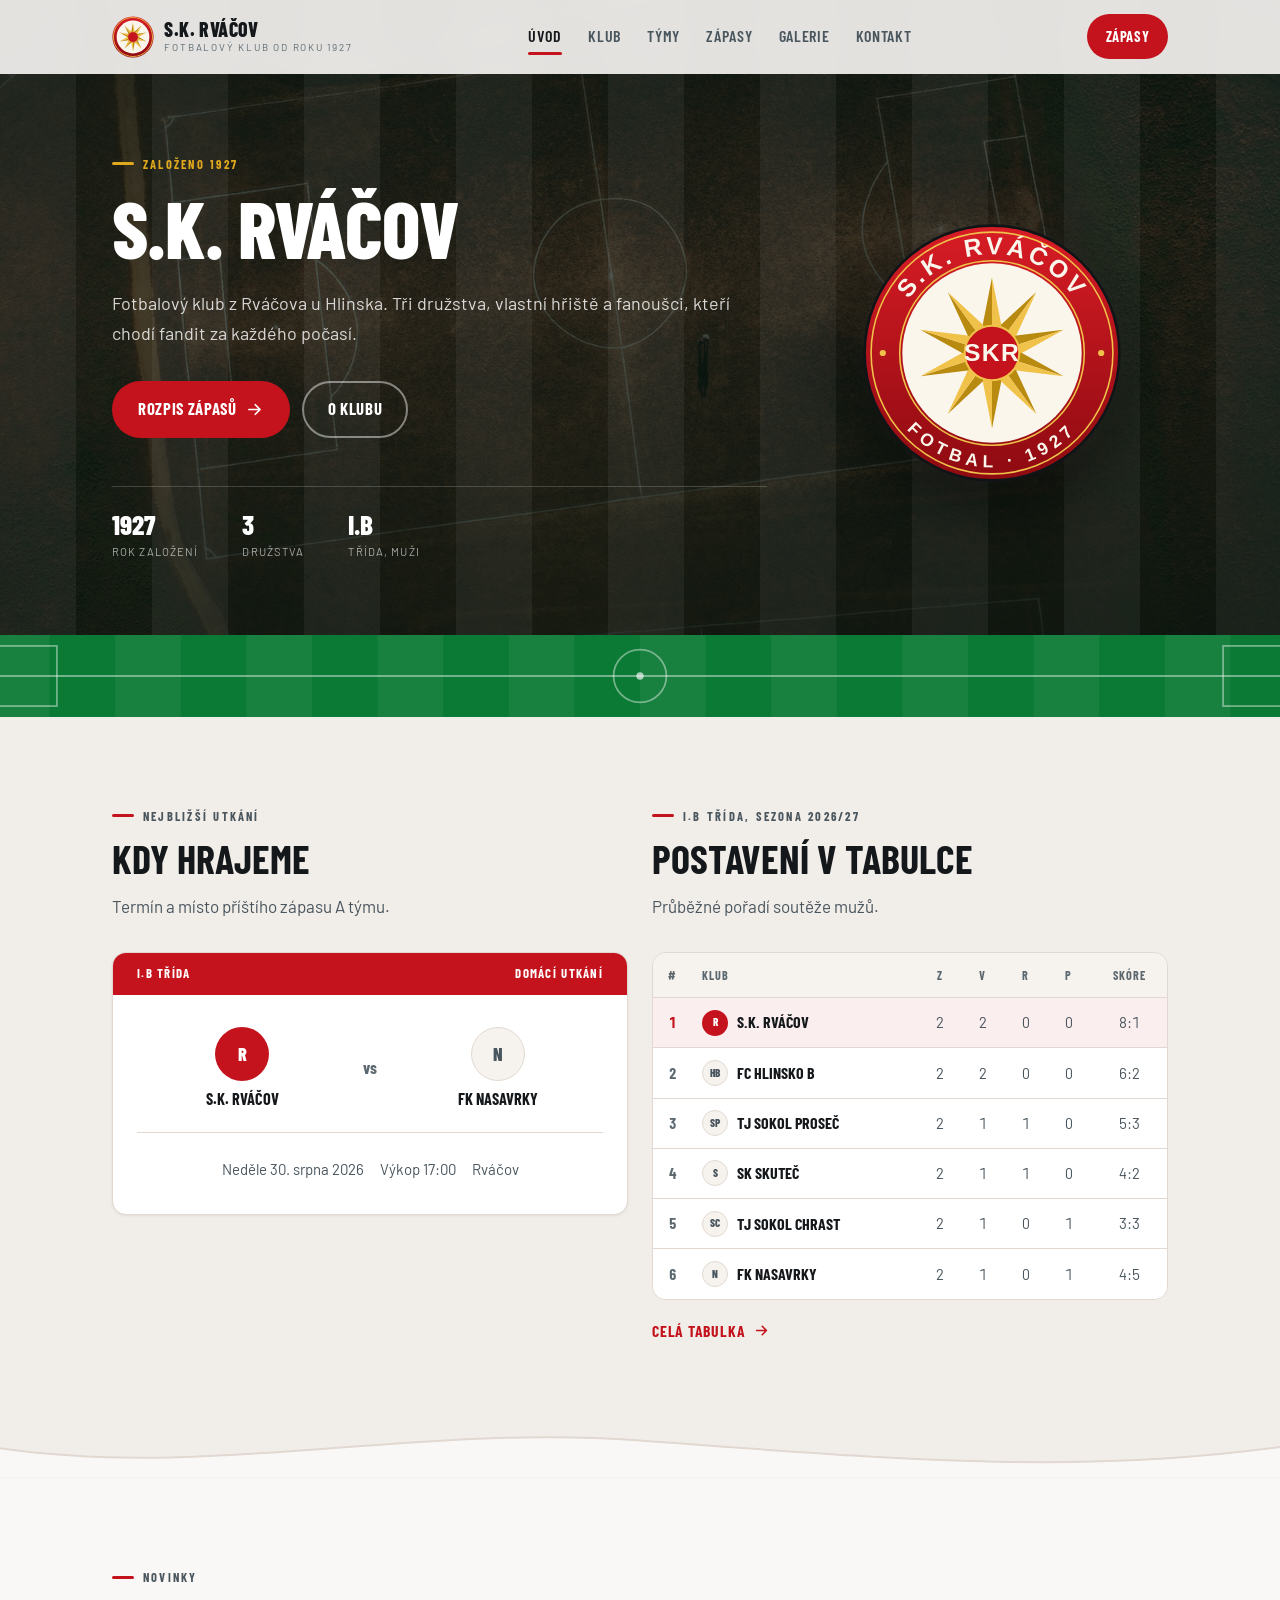
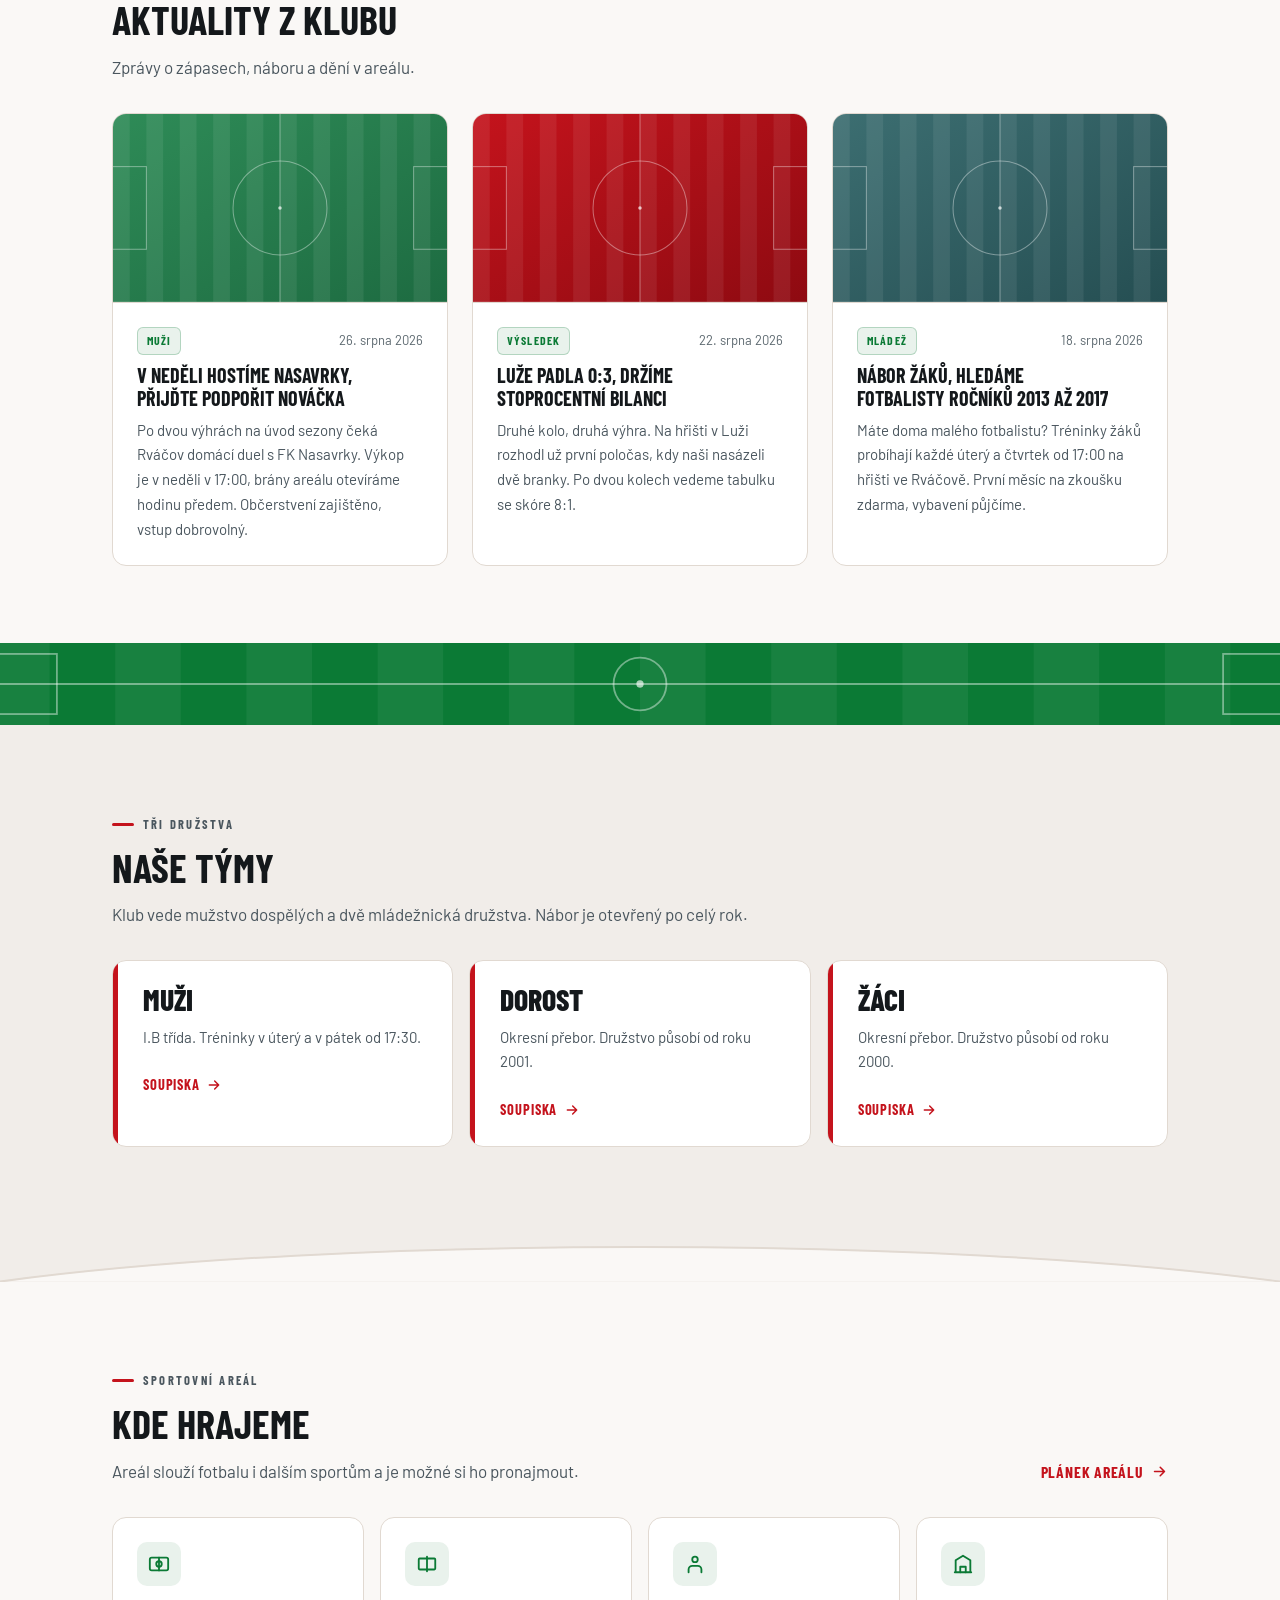
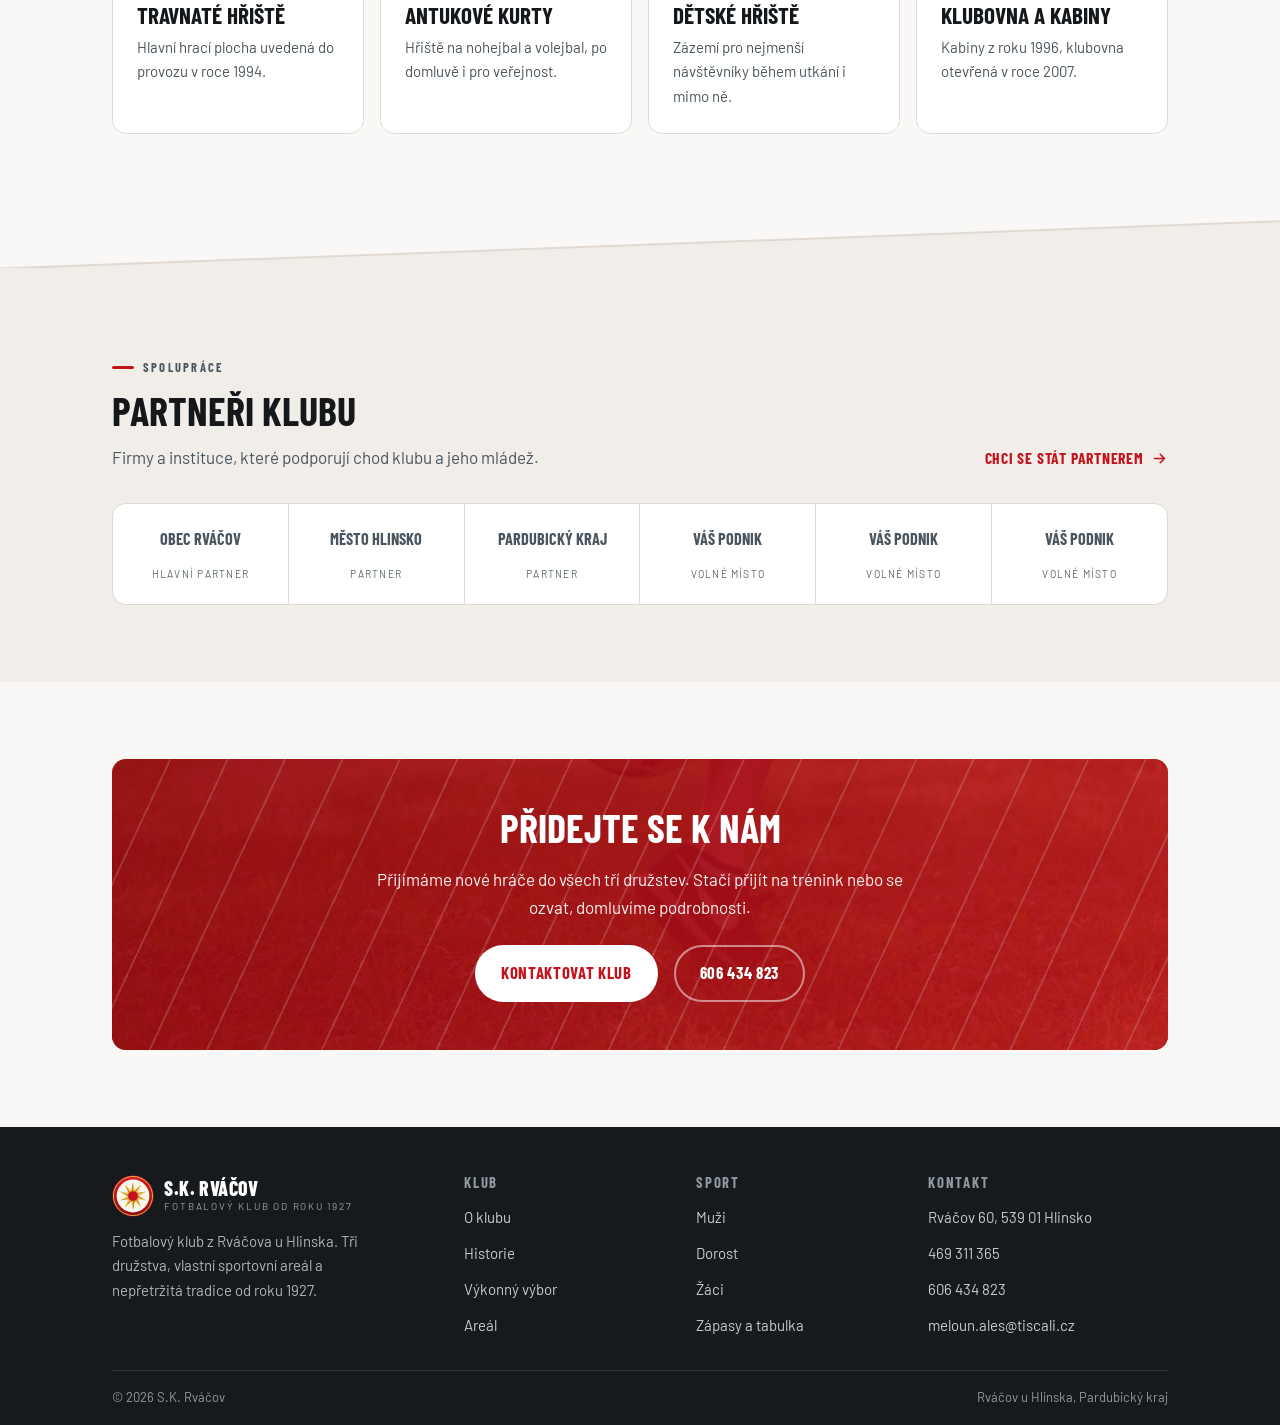
<file: index.html>
<!DOCTYPE html>
<html lang="cs">
<head>
<meta charset="UTF-8">
<meta name="viewport" content="width=device-width, initial-scale=1">
<title>S.K. Rváčov, fotbalový klub od roku 1927</title>
<meta name="description" content="Oficiální web fotbalového klubu S.K. Rváčov u Hlinska. Rozpis zápasů, tabulka, soupisky, historie a kontakty.">
<meta name="theme-color" content="#FAF8F6">
<link rel="icon" href="assets/img/favicon.svg" type="image/svg+xml">
<link rel="preconnect" href="https://fonts.googleapis.com">
<link rel="preconnect" href="https://fonts.gstatic.com" crossorigin>
<link href="https://fonts.googleapis.com/css2?family=Barlow+Condensed:wght@600;700;800&family=Barlow:wght@400;500;600&display=swap" rel="stylesheet">
<link rel="stylesheet" href="assets/css/style.css">
<script>document.documentElement.classList.add('js');</script>
</head>
<body>
<a class="skip-link" href="#main">Přeskočit na obsah</a>

<header class="header">
  <div class="container header__inner">
    <a class="brand" href="index.html" aria-label="S.K. Rváčov, úvodní stránka">
      <img class="brand__mark" src="assets/img/mark.svg" alt="" width="42" height="42">
      <span class="brand__text">
        <span class="brand__name">S.K. Rváčov</span>
        <span class="brand__sub">Fotbalový klub od roku 1927</span>
      </span>
    </a>
    <nav class="nav" aria-label="Hlavní navigace">
      <a class="nav__link" href="index.html" aria-current="page">Úvod</a>
      <a class="nav__link" href="klub.html">Klub</a>
      <a class="nav__link" href="tymy.html">Týmy</a>
      <a class="nav__link" href="zapasy.html">Zápasy</a>
      <a class="nav__link" href="galerie.html">Galerie</a>
      <a class="nav__link" href="kontakt.html">Kontakt</a>
    </nav>
    <div class="header__actions">
      <a class="btn btn--sm" href="zapasy.html">Zápasy</a>
      <button class="icon-btn burger" type="button" data-drawer-open aria-expanded="false" aria-controls="drawer" aria-label="Otevřít menu">
        <svg viewBox="0 0 24 24" fill="none" stroke="currentColor" stroke-width="2.2" stroke-linecap="round" aria-hidden="true"><path d="M4 7h16M4 12h16M4 17h16"/></svg>
      </button>
    </div>
  </div>
</header>

<div class="drawer" id="drawer" aria-hidden="true" role="dialog" aria-modal="true" aria-label="Navigace">
  <div class="drawer__top">
    <span class="brand">
      <img class="brand__mark" src="assets/img/mark.svg" alt="" width="38" height="38">
      <span class="brand__name">S.K. Rváčov</span>
    </span>
    <button class="icon-btn" type="button" data-drawer-close aria-label="Zavřít menu">
      <svg viewBox="0 0 24 24" fill="none" stroke="currentColor" stroke-width="2.2" stroke-linecap="round" aria-hidden="true"><path d="M6 6l12 12M18 6L6 18"/></svg>
    </button>
  </div>
  <nav class="drawer__nav" aria-label="Mobilní navigace">
    <a class="drawer__link" href="index.html" aria-current="page">Úvod</a>
    <a class="drawer__link" href="klub.html">Klub</a>
    <a class="drawer__link" href="tymy.html">Týmy</a>
    <a class="drawer__link" href="zapasy.html">Zápasy</a>
    <a class="drawer__link" href="galerie.html">Galerie</a>
    <a class="drawer__link" href="kontakt.html">Kontakt</a>
  </nav>
  <div class="drawer__foot">
    Rváčov 60, 539 01 Hlinsko<br>
    <a href="tel:+420606434823">606 434 823</a>
  </div>
</div>

<main id="main">

  <section class="hero">
    <div class="container">
      <div class="hero__grid">
        <div>
          <p class="eyebrow" data-reveal>Založeno 1927</p>
          <h1 class="display hero__title" data-reveal>S.K. Rváčov</h1>
          <p class="lead hero__lead" data-reveal>
            Fotbalový klub z Rváčova u Hlinska. Tři družstva, vlastní hřiště
            a fanoušci, kteří chodí fandit za každého počasí.
          </p>
          <div class="hero__cta" data-reveal>
            <a class="btn" href="zapasy.html">Rozpis zápasů <svg viewBox="0 0 24 24" fill="none" stroke="currentColor" stroke-width="2.2" stroke-linecap="round" stroke-linejoin="round" aria-hidden="true"><path d="M5 12h14M13 6l6 6-6 6"/></svg></a>
            <a class="btn btn--ghost" href="klub.html">O klubu</a>
          </div>
          <dl class="hero__stats" data-reveal>
            <div><dt>1927</dt><dd>Rok založení</dd></div>
            <div><dt>3</dt><dd>Družstva</dd></div>
            <div><dt>I.B</dt><dd>Třída, muži</dd></div>
          </dl>
        </div>
        <div class="hero__art">
          <img class="hero__crest" src="assets/img/crest.svg" alt="Znak S.K. Rváčov" width="260" height="260">
        </div>
      </div>
    </div>
  </section>

<div class="pitchband" aria-hidden="true">
  <svg viewBox="0 0 1440 90" preserveAspectRatio="xMidYMid slice">
    <rect width="1440" height="90" fill="#0B7A35"/>
    <g fill="#FFFFFF" fill-opacity=".055"><rect x="0" width="72" height="90"/><rect x="144" width="72" height="90"/><rect x="288" width="72" height="90"/><rect x="432" width="72" height="90"/><rect x="576" width="72" height="90"/><rect x="720" width="72" height="90"/><rect x="864" width="72" height="90"/><rect x="1008" width="72" height="90"/><rect x="1152" width="72" height="90"/><rect x="1296" width="72" height="90"/></g>
    <g stroke="#FFFFFF" stroke-opacity=".42" stroke-width="2" fill="none">
      <path d="M0 45h1440"/>
      <circle cx="720" cy="45" r="29"/>
      <rect x="-40" y="12" width="120" height="66"/>
      <rect x="1360" y="12" width="120" height="66"/>
    </g>
    <circle cx="720" cy="45" r="4" fill="#FFFFFF" fill-opacity=".65"/>
  </svg>
</div>

  <section class="section section--alt">
    <div class="container">
      <div class="grid-2">
        <div>
          <div class="section-head">
            <p class="eyebrow" data-reveal>Nejbližší utkání</p>
            <h2 data-reveal>Kdy hrajeme</h2>
            <p data-reveal>Termín a místo příštího zápasu A týmu.</p>
          </div>
          <div data-render="next-match" data-team="Muži" data-reveal></div>
        </div>
        <div>
          <div class="section-head">
            <p class="eyebrow" data-reveal>I.B třída, sezona 2026/27</p>
            <h2 data-reveal>Postavení v tabulce</h2>
            <p data-reveal>Průběžné pořadí soutěže mužů.</p>
          </div>
          <div data-render="table" data-limit="6" data-reveal></div>
          <p style="margin-top:var(--sp-4)" data-reveal><a class="link-arrow" href="zapasy.html">Celá tabulka <svg viewBox="0 0 24 24" fill="none" stroke="currentColor" stroke-width="2.2" stroke-linecap="round" stroke-linejoin="round" aria-hidden="true"><path d="M5 12h14M13 6l6 6-6 6"/></svg></a></p>
        </div>
      </div>
    </div>
  </section>

<div class="sep sep--to-base" aria-hidden="true"><svg viewBox="0 0 1440 90" preserveAspectRatio="none"><path class="sep__fill" d="M0,44 C240,92 460,6 720,32 C980,58 1200,88 1440,42 L1440,90 L0,90 Z"/><path class="sep__edge" d="M0,44 C240,92 460,6 720,32 C980,58 1200,88 1440,42"/></svg></div>

  <section class="section">
    <div class="container">
      <div class="section-head">
        <p class="eyebrow" data-reveal>Novinky</p>
        <h2 data-reveal>Aktuality z klubu</h2>
        <p data-reveal>Zprávy o zápasech, náboru a dění v areálu.</p>
      </div>
      <div class="news-grid" data-render="news" data-limit="3"></div>
    </div>
  </section>

<div class="pitchband" aria-hidden="true">
  <svg viewBox="0 0 1440 90" preserveAspectRatio="xMidYMid slice">
    <rect width="1440" height="90" fill="#0B7A35"/>
    <g fill="#FFFFFF" fill-opacity=".055"><rect x="0" width="72" height="90"/><rect x="144" width="72" height="90"/><rect x="288" width="72" height="90"/><rect x="432" width="72" height="90"/><rect x="576" width="72" height="90"/><rect x="720" width="72" height="90"/><rect x="864" width="72" height="90"/><rect x="1008" width="72" height="90"/><rect x="1152" width="72" height="90"/><rect x="1296" width="72" height="90"/></g>
    <g stroke="#FFFFFF" stroke-opacity=".42" stroke-width="2" fill="none">
      <path d="M0 45h1440"/>
      <circle cx="720" cy="45" r="29"/>
      <rect x="-40" y="12" width="120" height="66"/>
      <rect x="1360" y="12" width="120" height="66"/>
    </g>
    <circle cx="720" cy="45" r="4" fill="#FFFFFF" fill-opacity=".65"/>
  </svg>
</div>

  <section class="section section--alt">
    <div class="container">
      <div class="section-head">
        <p class="eyebrow" data-reveal>Tři družstva</p>
        <h2 data-reveal>Naše týmy</h2>
        <p data-reveal>Klub vede mužstvo dospělých a dvě mládežnická družstva. Nábor je otevřený po celý rok.</p>
      </div>
      <div class="grid-3">
        <a class="team" href="tymy.html#muzi" data-reveal>
          <span class="team__name">Muži</span>
          <span class="team__note">I.B třída. Tréninky v úterý a v pátek od 17:30.</span>
          <span class="team__more">Soupiska <svg viewBox="0 0 24 24" fill="none" stroke="currentColor" stroke-width="2.2" stroke-linecap="round" stroke-linejoin="round" aria-hidden="true"><path d="M5 12h14M13 6l6 6-6 6"/></svg></span>
        </a>
        <a class="team" href="tymy.html#dorost" data-reveal>
          <span class="team__name">Dorost</span>
          <span class="team__note">Okresní přebor. Družstvo působí od roku 2001.</span>
          <span class="team__more">Soupiska <svg viewBox="0 0 24 24" fill="none" stroke="currentColor" stroke-width="2.2" stroke-linecap="round" stroke-linejoin="round" aria-hidden="true"><path d="M5 12h14M13 6l6 6-6 6"/></svg></span>
        </a>
        <a class="team" href="tymy.html#zaci" data-reveal>
          <span class="team__name">Žáci</span>
          <span class="team__note">Okresní přebor. Družstvo působí od roku 2000.</span>
          <span class="team__more">Soupiska <svg viewBox="0 0 24 24" fill="none" stroke="currentColor" stroke-width="2.2" stroke-linecap="round" stroke-linejoin="round" aria-hidden="true"><path d="M5 12h14M13 6l6 6-6 6"/></svg></span>
        </a>
      </div>
    </div>
  </section>

<div class="sep sep--to-base" aria-hidden="true"><svg viewBox="0 0 1440 90" preserveAspectRatio="none"><path class="sep__fill" d="M0,90 C380,18 1060,18 1440,90 Z"/><path class="sep__edge" d="M0,90 C380,18 1060,18 1440,90"/></svg></div>

  <section class="section">
    <div class="container">
      <div class="section-head section-head--row">
        <div>
          <p class="eyebrow" data-reveal>Sportovní areál</p>
          <h2 data-reveal>Kde hrajeme</h2>
          <p data-reveal>Areál slouží fotbalu i dalším sportům a je možné si ho pronajmout.</p>
        </div>
        <a class="link-arrow" href="klub.html#areal" data-reveal>Plánek areálu <svg viewBox="0 0 24 24" fill="none" stroke="currentColor" stroke-width="2.2" stroke-linecap="round" stroke-linejoin="round" aria-hidden="true"><path d="M5 12h14M13 6l6 6-6 6"/></svg></a>
      </div>
      <div class="grid-4">
        <article class="facility" data-reveal>
          <div class="facility__icon" aria-hidden="true">
            <svg viewBox="0 0 24 24" fill="none" stroke="currentColor" stroke-width="2" stroke-linecap="round" stroke-linejoin="round"><rect x="2" y="5" width="20" height="14" rx="2"/><circle cx="12" cy="12" r="3"/><path d="M12 5v14"/></svg>
          </div>
          <h3>Travnaté hřiště</h3>
          <p>Hlavní hrací plocha uvedená do provozu v roce 1994.</p>
        </article>
        <article class="facility" data-reveal>
          <div class="facility__icon" aria-hidden="true">
            <svg viewBox="0 0 24 24" fill="none" stroke="currentColor" stroke-width="2" stroke-linecap="round" stroke-linejoin="round"><rect x="3" y="6" width="18" height="12" rx="1"/><path d="M12 4v16"/></svg>
          </div>
          <h3>Antukové kurty</h3>
          <p>Hřiště na nohejbal a volejbal, po domluvě i pro veřejnost.</p>
        </article>
        <article class="facility" data-reveal>
          <div class="facility__icon" aria-hidden="true">
            <svg viewBox="0 0 24 24" fill="none" stroke="currentColor" stroke-width="2" stroke-linecap="round" stroke-linejoin="round"><circle cx="12" cy="7" r="3"/><path d="M5 21v-3a4 4 0 0 1 4-4h6a4 4 0 0 1 4 4v3"/></svg>
          </div>
          <h3>Dětské hřiště</h3>
          <p>Zázemí pro nejmenší návštěvníky během utkání i mimo ně.</p>
        </article>
        <article class="facility" data-reveal>
          <div class="facility__icon" aria-hidden="true">
            <svg viewBox="0 0 24 24" fill="none" stroke="currentColor" stroke-width="2" stroke-linecap="round" stroke-linejoin="round"><path d="M3 21h18M4 21V8l8-5 8 5v13"/><path d="M9 21v-6h6v6"/></svg>
          </div>
          <h3>Klubovna a kabiny</h3>
          <p>Kabiny z roku 1996, klubovna otevřená v roce 2007.</p>
        </article>
      </div>
    </div>
  </section>

<div class="sep sep--to-alt" aria-hidden="true"><svg viewBox="0 0 1440 90" preserveAspectRatio="none"><path class="sep__fill" d="M0,90 L1440,16 L1440,90 Z"/><path class="sep__edge" d="M0,90 L1440,16"/></svg></div>

  <section class="section section--alt">
    <div class="container">
      <div class="section-head section-head--row">
        <div>
          <p class="eyebrow" data-reveal>Spolupráce</p>
          <h2 data-reveal>Partneři klubu</h2>
          <p data-reveal>Firmy a instituce, které podporují chod klubu a jeho mládež.</p>
        </div>
        <a class="link-arrow" href="kontakt.html" data-reveal>Chci se stát partnerem <svg viewBox="0 0 24 24" fill="none" stroke="currentColor" stroke-width="2.2" stroke-linecap="round" stroke-linejoin="round" aria-hidden="true"><path d="M5 12h14M13 6l6 6-6 6"/></svg></a>
      </div>
      <ul class="sponsors" data-render="sponsors" data-reveal></ul>
    </div>
  </section>

  <section class="section">
    <div class="container">
      <div class="cta" data-reveal>
        <h2>Přidejte se k nám</h2>
        <p>
          Přijímáme nové hráče do všech tří družstev. Stačí přijít na trénink nebo se ozvat,
          domluvíme podrobnosti.
        </p>
        <div class="row">
          <a class="btn btn--white" href="kontakt.html">Kontaktovat klub</a>
          <a class="btn btn--ghost" href="tel:+420606434823">606 434 823</a>
        </div>
      </div>
    </div>
  </section>

</main>

<footer class="footer">
  <div class="container">
    <div class="footer__top">
      <div class="footer__brand">
        <span class="brand">
          <img class="brand__mark" src="assets/img/mark.svg" alt="" width="42" height="42" loading="lazy">
          <span class="brand__text">
            <span class="brand__name">S.K. Rváčov</span>
            <span class="brand__sub">Fotbalový klub od roku 1927</span>
          </span>
        </span>
        <p>Fotbalový klub z Rváčova u Hlinska. Tři družstva, vlastní sportovní areál a nepřetržitá tradice od roku 1927.</p>
      </div>
      <nav aria-label="Patička, stránky">
        <h2 class="footer__title">Klub</h2>
        <ul class="footer__list">
          <li><a href="klub.html">O klubu</a></li>
          <li><a href="klub.html#historie">Historie</a></li>
          <li><a href="klub.html#vedeni">Výkonný výbor</a></li>
          <li><a href="klub.html#areal">Areál</a></li>
        </ul>
      </nav>
      <nav aria-label="Patička, sport">
        <h2 class="footer__title">Sport</h2>
        <ul class="footer__list">
          <li><a href="tymy.html#muzi">Muži</a></li>
          <li><a href="tymy.html#dorost">Dorost</a></li>
          <li><a href="tymy.html#zaci">Žáci</a></li>
          <li><a href="zapasy.html">Zápasy a tabulka</a></li>
        </ul>
      </nav>
      <div>
        <h2 class="footer__title">Kontakt</h2>
        <ul class="footer__list">
          <li><span>Rváčov 60, 539 01 Hlinsko</span></li>
          <li><a href="tel:+420469311365">469 311 365</a></li>
          <li><a href="tel:+420606434823">606 434 823</a></li>
          <li><a href="mailto:meloun.ales@tiscali.cz">meloun.ales@tiscali.cz</a></li>
        </ul>
      </div>
    </div>
    <div class="footer__bottom">
      <span>&copy; <span data-year>2026</span> S.K. Rváčov</span>
      <span>Rváčov u Hlinska, Pardubický kraj</span>
    </div>
  </div>
</footer>

<button class="to-top" type="button" aria-label="Nahoru na začátek stránky">
  <svg viewBox="0 0 24 24" fill="none" stroke="currentColor" stroke-width="2.4" stroke-linecap="round" stroke-linejoin="round" aria-hidden="true"><path d="M12 19V5M5 12l7-7 7 7"/></svg>
</button>

<script src="assets/js/data.js"></script>
<script src="assets/js/main.js"></script>
</body>
</html>
</file>
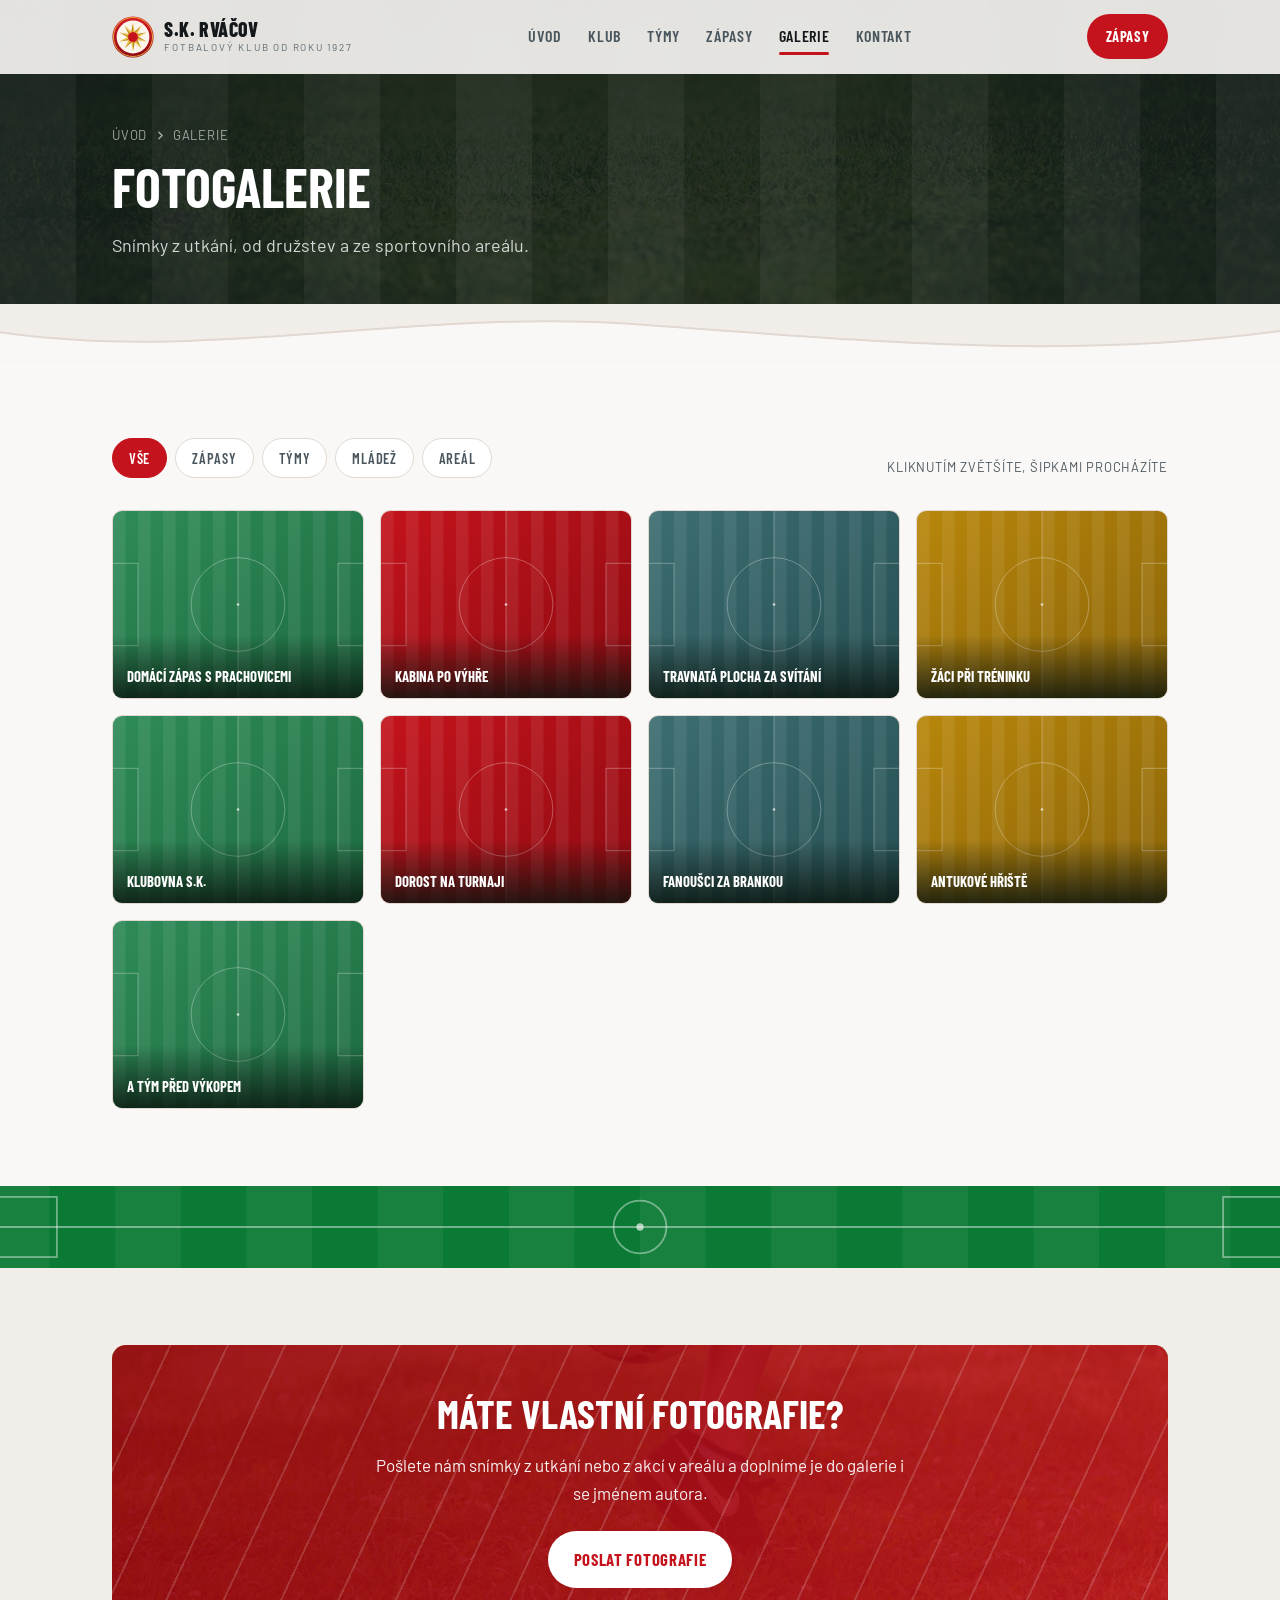
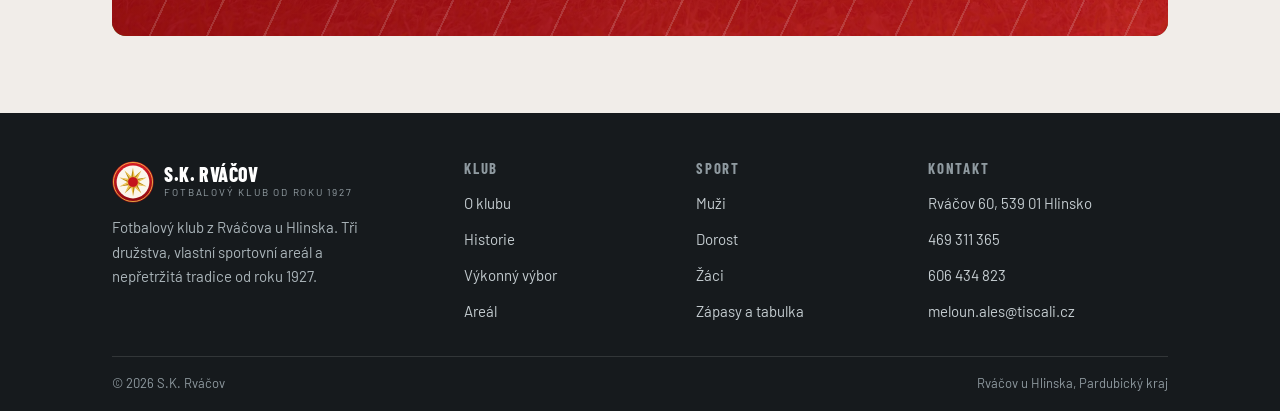
<file: galerie.html>
<!DOCTYPE html>
<html lang="cs">
<head>
<meta charset="UTF-8">
<meta name="viewport" content="width=device-width, initial-scale=1">
<title>Fotogalerie, S.K. Rváčov</title>
<meta name="description" content="Fotogalerie fotbalového klubu S.K. Rváčov u Hlinska.">
<meta name="theme-color" content="#FAF8F6">
<link rel="icon" href="assets/img/favicon.svg" type="image/svg+xml">
<link rel="preconnect" href="https://fonts.googleapis.com">
<link rel="preconnect" href="https://fonts.gstatic.com" crossorigin>
<link href="https://fonts.googleapis.com/css2?family=Barlow+Condensed:wght@600;700;800&family=Barlow:wght@400;500;600&display=swap" rel="stylesheet">
<link rel="stylesheet" href="assets/css/style.css">
<script>document.documentElement.classList.add('js');</script>
</head>
<body>
<a class="skip-link" href="#main">Přeskočit na obsah</a>

<header class="header">
  <div class="container header__inner">
    <a class="brand" href="index.html" aria-label="S.K. Rváčov, úvodní stránka">
      <img class="brand__mark" src="assets/img/mark.svg" alt="" width="42" height="42">
      <span class="brand__text">
        <span class="brand__name">S.K. Rváčov</span>
        <span class="brand__sub">Fotbalový klub od roku 1927</span>
      </span>
    </a>
    <nav class="nav" aria-label="Hlavní navigace">
      <a class="nav__link" href="index.html">Úvod</a>
      <a class="nav__link" href="klub.html">Klub</a>
      <a class="nav__link" href="tymy.html">Týmy</a>
      <a class="nav__link" href="zapasy.html">Zápasy</a>
      <a class="nav__link" href="galerie.html" aria-current="page">Galerie</a>
      <a class="nav__link" href="kontakt.html">Kontakt</a>
    </nav>
    <div class="header__actions">
      <a class="btn btn--sm" href="zapasy.html">Zápasy</a>
      <button class="icon-btn burger" type="button" data-drawer-open aria-expanded="false" aria-controls="drawer" aria-label="Otevřít menu">
        <svg viewBox="0 0 24 24" fill="none" stroke="currentColor" stroke-width="2.2" stroke-linecap="round" aria-hidden="true"><path d="M4 7h16M4 12h16M4 17h16"/></svg>
      </button>
    </div>
  </div>
</header>

<div class="drawer" id="drawer" aria-hidden="true" role="dialog" aria-modal="true" aria-label="Navigace">
  <div class="drawer__top">
    <span class="brand">
      <img class="brand__mark" src="assets/img/mark.svg" alt="" width="38" height="38">
      <span class="brand__name">S.K. Rváčov</span>
    </span>
    <button class="icon-btn" type="button" data-drawer-close aria-label="Zavřít menu">
      <svg viewBox="0 0 24 24" fill="none" stroke="currentColor" stroke-width="2.2" stroke-linecap="round" aria-hidden="true"><path d="M6 6l12 12M18 6L6 18"/></svg>
    </button>
  </div>
  <nav class="drawer__nav" aria-label="Mobilní navigace">
    <a class="drawer__link" href="index.html">Úvod</a>
    <a class="drawer__link" href="klub.html">Klub</a>
    <a class="drawer__link" href="tymy.html">Týmy</a>
    <a class="drawer__link" href="zapasy.html">Zápasy</a>
    <a class="drawer__link" href="galerie.html" aria-current="page">Galerie</a>
    <a class="drawer__link" href="kontakt.html">Kontakt</a>
  </nav>
  <div class="drawer__foot">
    Rváčov 60, 539 01 Hlinsko<br>
    <a href="tel:+420606434823">606 434 823</a>
  </div>
</div>

<main id="main">

  <section class="page-hero">
    <div class="container">
      <nav class="breadcrumb" aria-label="Drobečková navigace">
        <a href="index.html">Úvod</a>
        <svg viewBox="0 0 24 24" fill="none" stroke="currentColor" stroke-width="2.5" stroke-linecap="round" aria-hidden="true"><path d="M9 6l6 6-6 6"/></svg>
        <span>Galerie</span>
      </nav>
      <h1>Fotogalerie</h1>
      <p class="lead">Snímky z utkání, od družstev a ze sportovního areálu.</p>
    </div>
  </section>

<div class="sep sep--to-base" aria-hidden="true"><svg viewBox="0 0 1440 90" preserveAspectRatio="none"><path class="sep__fill" d="M0,44 C240,92 460,6 720,32 C980,58 1200,88 1440,42 L1440,90 L0,90 Z"/><path class="sep__edge" d="M0,44 C240,92 460,6 720,32 C980,58 1200,88 1440,42"/></svg></div>

  <section class="section">
    <div class="container">
      <div class="section-head section-head--row">
        <div class="pills" data-filter-group data-filter-target="#gallery" aria-label="Filtr galerie">
          <button class="pill" type="button" data-filter="all" aria-pressed="true">Vše</button>
          <button class="pill" type="button" data-filter="zapasy" aria-pressed="false">Zápasy</button>
          <button class="pill" type="button" data-filter="tym" aria-pressed="false">Týmy</button>
          <button class="pill" type="button" data-filter="mladez" aria-pressed="false">Mládež</button>
          <button class="pill" type="button" data-filter="areal" aria-pressed="false">Areál</button>
        </div>
        <p class="dim" style="font-size:var(--fs-xs);letter-spacing:.06em;text-transform:uppercase">
          Kliknutím zvětšíte, šipkami procházíte
        </p>
      </div>
      <div class="gallery" id="gallery" data-render="gallery" data-reveal></div>
    </div>
  </section>

<div class="pitchband" aria-hidden="true">
  <svg viewBox="0 0 1440 90" preserveAspectRatio="xMidYMid slice">
    <rect width="1440" height="90" fill="#0B7A35"/>
    <g fill="#FFFFFF" fill-opacity=".055"><rect x="0" width="72" height="90"/><rect x="144" width="72" height="90"/><rect x="288" width="72" height="90"/><rect x="432" width="72" height="90"/><rect x="576" width="72" height="90"/><rect x="720" width="72" height="90"/><rect x="864" width="72" height="90"/><rect x="1008" width="72" height="90"/><rect x="1152" width="72" height="90"/><rect x="1296" width="72" height="90"/></g>
    <g stroke="#FFFFFF" stroke-opacity=".42" stroke-width="2" fill="none">
      <path d="M0 45h1440"/>
      <circle cx="720" cy="45" r="29"/>
      <rect x="-40" y="12" width="120" height="66"/>
      <rect x="1360" y="12" width="120" height="66"/>
    </g>
    <circle cx="720" cy="45" r="4" fill="#FFFFFF" fill-opacity=".65"/>
  </svg>
</div>

  <section class="section section--alt">
    <div class="container">
      <div class="cta" data-reveal>
        <h2>Máte vlastní fotografie?</h2>
        <p>Pošlete nám snímky z utkání nebo z akcí v areálu a doplníme je do galerie i se jménem autora.</p>
        <div class="row">
          <a class="btn btn--white" href="mailto:meloun.ales@tiscali.cz">Poslat fotografie</a>
        </div>
      </div>
    </div>
  </section>

<div class="lightbox" id="lightbox" aria-hidden="true" role="dialog" aria-modal="true" aria-label="Náhled fotografie">
  <button class="icon-btn lightbox__close" type="button" data-lightbox-close aria-label="Zavřít náhled">
    <svg viewBox="0 0 24 24" fill="none" stroke="currentColor" stroke-width="2.2" stroke-linecap="round" aria-hidden="true"><path d="M6 6l12 12M18 6L6 18"/></svg>
  </button>
  <button class="icon-btn lightbox__prev" type="button" data-lightbox-prev aria-label="Předchozí fotografie">
    <svg viewBox="0 0 24 24" fill="none" stroke="currentColor" stroke-width="2.2" stroke-linecap="round" stroke-linejoin="round" aria-hidden="true"><path d="M15 6l-6 6 6 6"/></svg>
  </button>
  <button class="icon-btn lightbox__next" type="button" data-lightbox-next aria-label="Další fotografie">
    <svg viewBox="0 0 24 24" fill="none" stroke="currentColor" stroke-width="2.2" stroke-linecap="round" stroke-linejoin="round" aria-hidden="true"><path d="M9 6l6 6-6 6"/></svg>
  </button>
  <figure class="lightbox__figure">
    <div class="lightbox__media"></div>
    <figcaption class="lightbox__cap"></figcaption>
  </figure>
</div>

</main>

<footer class="footer">
  <div class="container">
    <div class="footer__top">
      <div class="footer__brand">
        <span class="brand">
          <img class="brand__mark" src="assets/img/mark.svg" alt="" width="42" height="42" loading="lazy">
          <span class="brand__text">
            <span class="brand__name">S.K. Rváčov</span>
            <span class="brand__sub">Fotbalový klub od roku 1927</span>
          </span>
        </span>
        <p>Fotbalový klub z Rváčova u Hlinska. Tři družstva, vlastní sportovní areál a nepřetržitá tradice od roku 1927.</p>
      </div>
      <nav aria-label="Patička, stránky">
        <h2 class="footer__title">Klub</h2>
        <ul class="footer__list">
          <li><a href="klub.html">O klubu</a></li>
          <li><a href="klub.html#historie">Historie</a></li>
          <li><a href="klub.html#vedeni">Výkonný výbor</a></li>
          <li><a href="klub.html#areal">Areál</a></li>
        </ul>
      </nav>
      <nav aria-label="Patička, sport">
        <h2 class="footer__title">Sport</h2>
        <ul class="footer__list">
          <li><a href="tymy.html#muzi">Muži</a></li>
          <li><a href="tymy.html#dorost">Dorost</a></li>
          <li><a href="tymy.html#zaci">Žáci</a></li>
          <li><a href="zapasy.html">Zápasy a tabulka</a></li>
        </ul>
      </nav>
      <div>
        <h2 class="footer__title">Kontakt</h2>
        <ul class="footer__list">
          <li><span>Rváčov 60, 539 01 Hlinsko</span></li>
          <li><a href="tel:+420469311365">469 311 365</a></li>
          <li><a href="tel:+420606434823">606 434 823</a></li>
          <li><a href="mailto:meloun.ales@tiscali.cz">meloun.ales@tiscali.cz</a></li>
        </ul>
      </div>
    </div>
    <div class="footer__bottom">
      <span>&copy; <span data-year>2026</span> S.K. Rváčov</span>
      <span>Rváčov u Hlinska, Pardubický kraj</span>
    </div>
  </div>
</footer>

<button class="to-top" type="button" aria-label="Nahoru na začátek stránky">
  <svg viewBox="0 0 24 24" fill="none" stroke="currentColor" stroke-width="2.4" stroke-linecap="round" stroke-linejoin="round" aria-hidden="true"><path d="M12 19V5M5 12l7-7 7 7"/></svg>
</button>

<script src="assets/js/data.js"></script>
<script src="assets/js/main.js"></script>
</body>
</html>
</file>
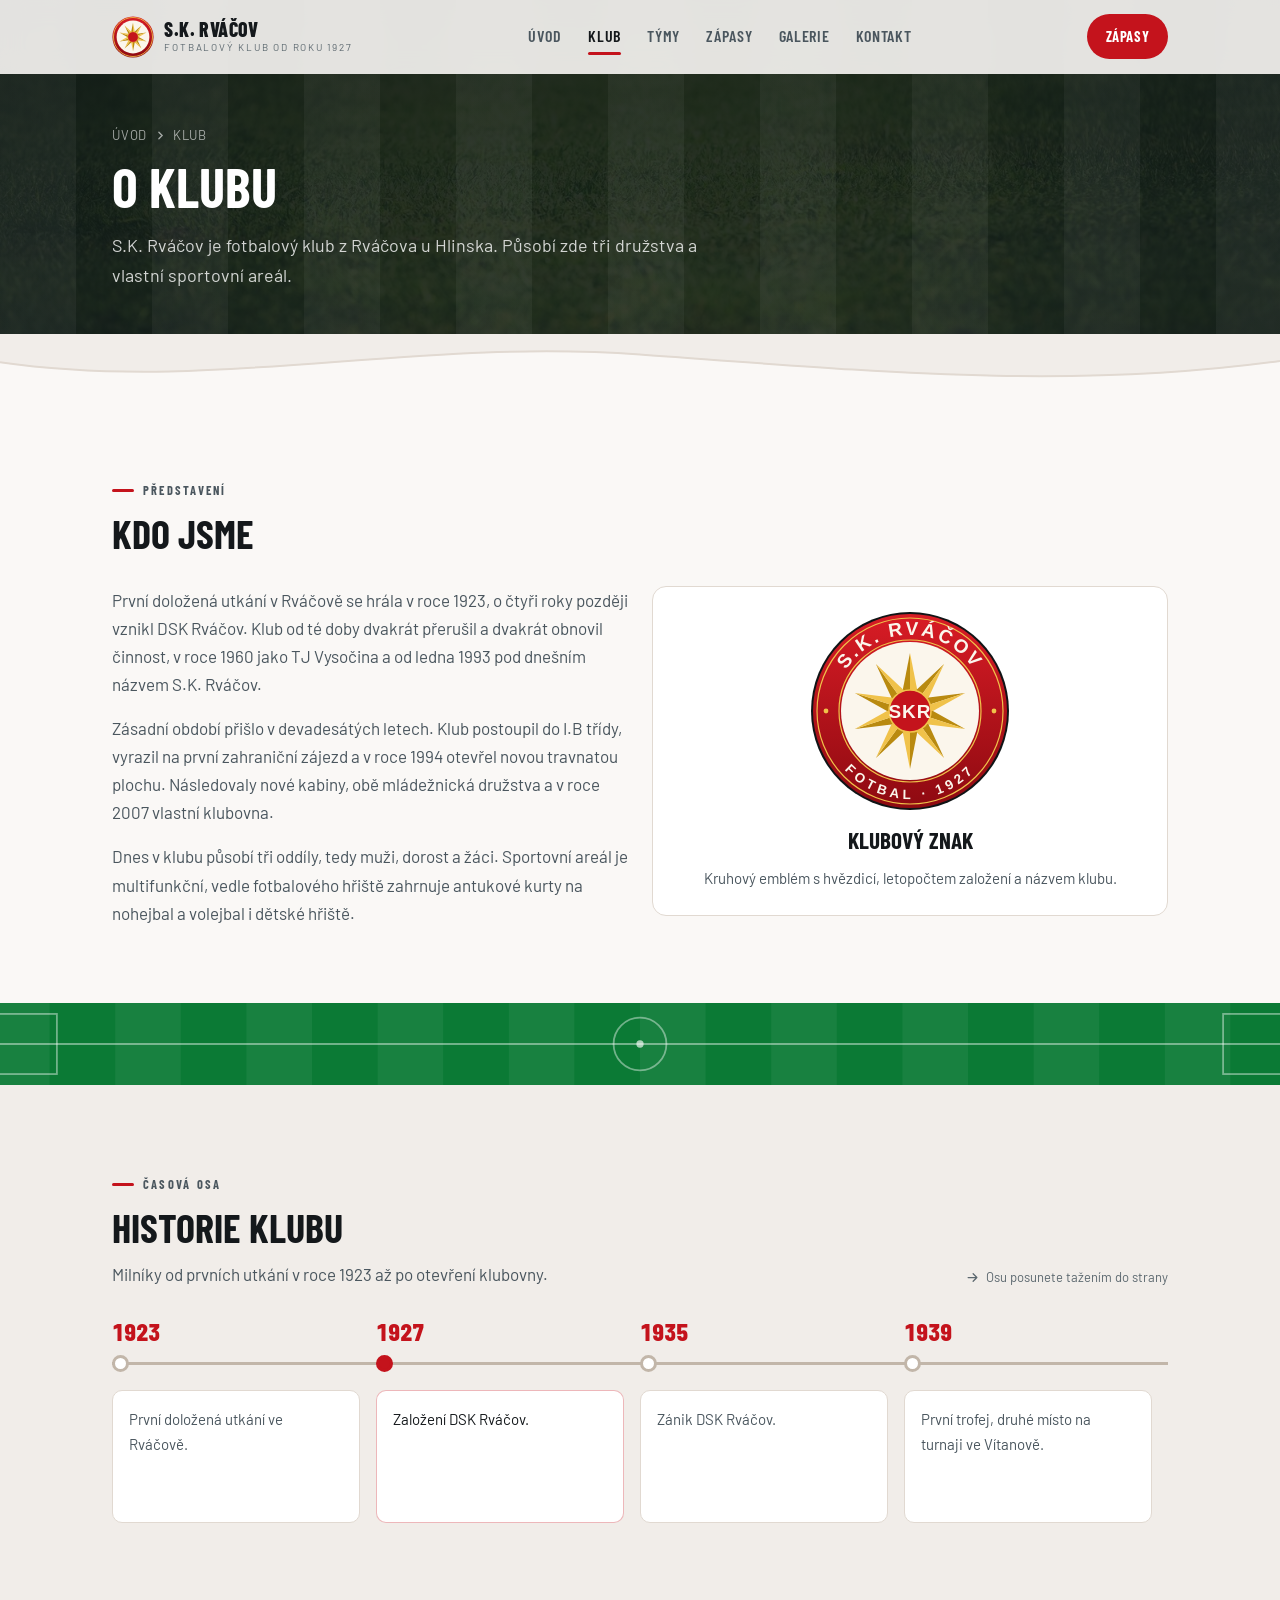
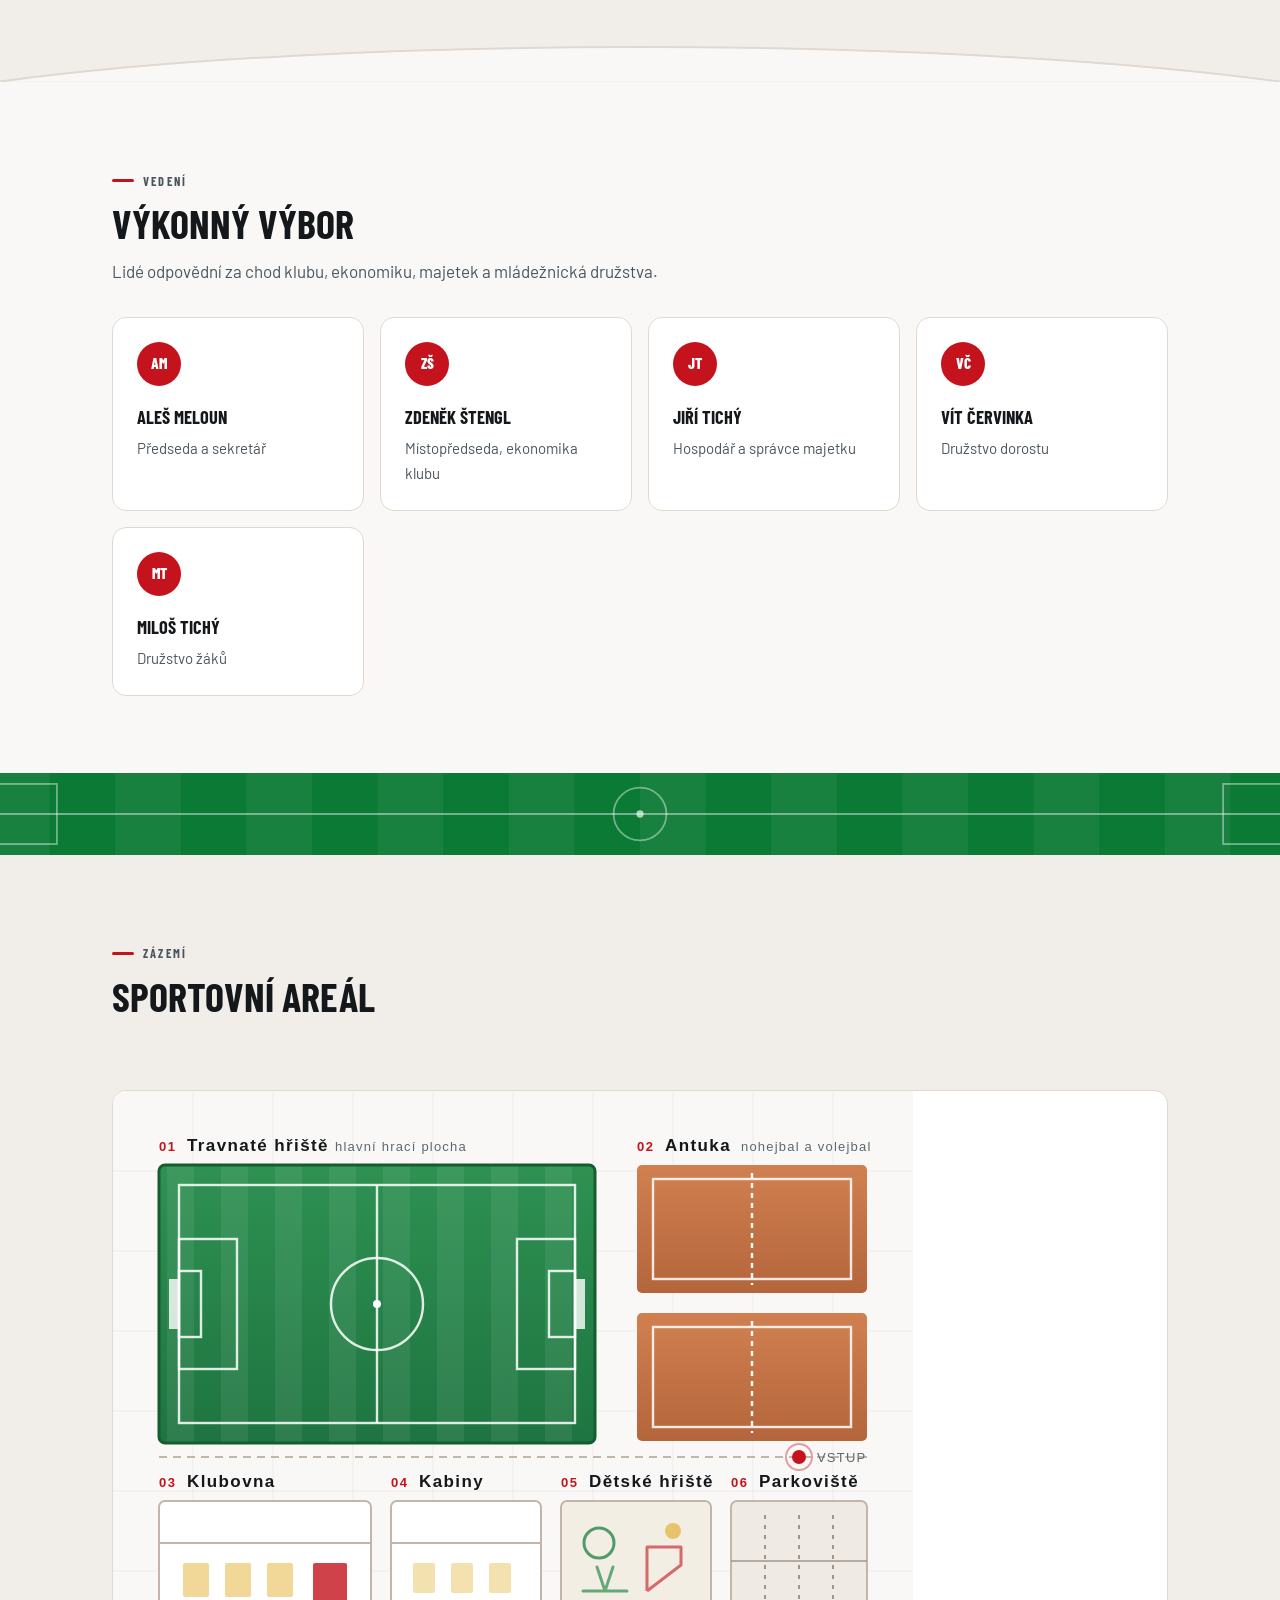
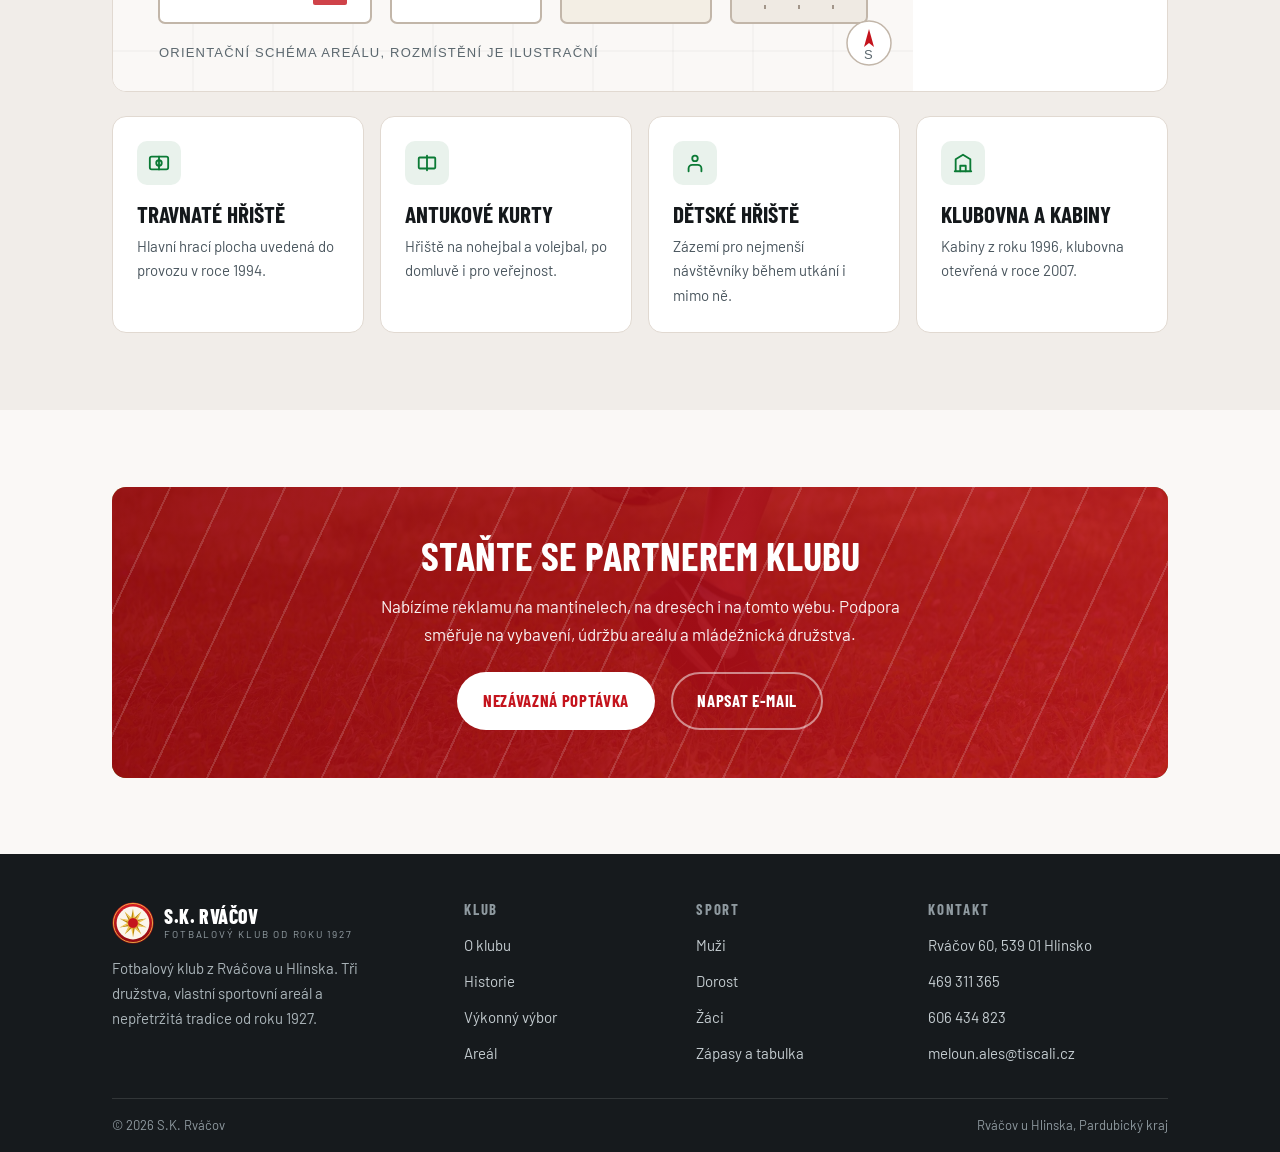
<file: klub.html>
<!DOCTYPE html>
<html lang="cs">
<head>
<meta charset="UTF-8">
<meta name="viewport" content="width=device-width, initial-scale=1">
<title>O klubu, S.K. Rváčov</title>
<meta name="description" content="Historie S.K. Rváčov od roku 1923, výkonný výbor a sportovní areál v Rváčově u Hlinska.">
<meta name="theme-color" content="#FAF8F6">
<link rel="icon" href="assets/img/favicon.svg" type="image/svg+xml">
<link rel="preconnect" href="https://fonts.googleapis.com">
<link rel="preconnect" href="https://fonts.gstatic.com" crossorigin>
<link href="https://fonts.googleapis.com/css2?family=Barlow+Condensed:wght@600;700;800&family=Barlow:wght@400;500;600&display=swap" rel="stylesheet">
<link rel="stylesheet" href="assets/css/style.css">
<script>document.documentElement.classList.add('js');</script>
</head>
<body>
<a class="skip-link" href="#main">Přeskočit na obsah</a>

<header class="header">
  <div class="container header__inner">
    <a class="brand" href="index.html" aria-label="S.K. Rváčov, úvodní stránka">
      <img class="brand__mark" src="assets/img/mark.svg" alt="" width="42" height="42">
      <span class="brand__text">
        <span class="brand__name">S.K. Rváčov</span>
        <span class="brand__sub">Fotbalový klub od roku 1927</span>
      </span>
    </a>
    <nav class="nav" aria-label="Hlavní navigace">
      <a class="nav__link" href="index.html">Úvod</a>
      <a class="nav__link" href="klub.html" aria-current="page">Klub</a>
      <a class="nav__link" href="tymy.html">Týmy</a>
      <a class="nav__link" href="zapasy.html">Zápasy</a>
      <a class="nav__link" href="galerie.html">Galerie</a>
      <a class="nav__link" href="kontakt.html">Kontakt</a>
    </nav>
    <div class="header__actions">
      <a class="btn btn--sm" href="zapasy.html">Zápasy</a>
      <button class="icon-btn burger" type="button" data-drawer-open aria-expanded="false" aria-controls="drawer" aria-label="Otevřít menu">
        <svg viewBox="0 0 24 24" fill="none" stroke="currentColor" stroke-width="2.2" stroke-linecap="round" aria-hidden="true"><path d="M4 7h16M4 12h16M4 17h16"/></svg>
      </button>
    </div>
  </div>
</header>

<div class="drawer" id="drawer" aria-hidden="true" role="dialog" aria-modal="true" aria-label="Navigace">
  <div class="drawer__top">
    <span class="brand">
      <img class="brand__mark" src="assets/img/mark.svg" alt="" width="38" height="38">
      <span class="brand__name">S.K. Rváčov</span>
    </span>
    <button class="icon-btn" type="button" data-drawer-close aria-label="Zavřít menu">
      <svg viewBox="0 0 24 24" fill="none" stroke="currentColor" stroke-width="2.2" stroke-linecap="round" aria-hidden="true"><path d="M6 6l12 12M18 6L6 18"/></svg>
    </button>
  </div>
  <nav class="drawer__nav" aria-label="Mobilní navigace">
    <a class="drawer__link" href="index.html">Úvod</a>
    <a class="drawer__link" href="klub.html" aria-current="page">Klub</a>
    <a class="drawer__link" href="tymy.html">Týmy</a>
    <a class="drawer__link" href="zapasy.html">Zápasy</a>
    <a class="drawer__link" href="galerie.html">Galerie</a>
    <a class="drawer__link" href="kontakt.html">Kontakt</a>
  </nav>
  <div class="drawer__foot">
    Rváčov 60, 539 01 Hlinsko<br>
    <a href="tel:+420606434823">606 434 823</a>
  </div>
</div>

<main id="main">

  <section class="page-hero">
    <div class="container">
      <nav class="breadcrumb" aria-label="Drobečková navigace">
        <a href="index.html">Úvod</a>
        <svg viewBox="0 0 24 24" fill="none" stroke="currentColor" stroke-width="2.5" stroke-linecap="round" aria-hidden="true"><path d="M9 6l6 6-6 6"/></svg>
        <span>Klub</span>
      </nav>
      <h1>O klubu</h1>
      <p class="lead">S.K. Rváčov je fotbalový klub z Rváčova u Hlinska. Působí zde tři družstva a vlastní sportovní areál.</p>
    </div>
  </section>

<div class="sep sep--to-base" aria-hidden="true"><svg viewBox="0 0 1440 90" preserveAspectRatio="none"><path class="sep__fill" d="M0,44 C240,92 460,6 720,32 C980,58 1200,88 1440,42 L1440,90 L0,90 Z"/><path class="sep__edge" d="M0,44 C240,92 460,6 720,32 C980,58 1200,88 1440,42"/></svg></div>

  <section class="section">
    <div class="container">
      <div class="section-head">
        <p class="eyebrow" data-reveal>Představení</p>
        <h2 data-reveal>Kdo jsme</h2>
      </div>
      <div class="grid-2" style="align-items:start">
        <div class="stack" data-reveal>
          <p class="muted">
            První doložená utkání v Rváčově se hrála v roce 1923, o čtyři roky později vznikl
            DSK Rváčov. Klub od té doby dvakrát přerušil a dvakrát obnovil činnost, v roce 1960
            jako TJ Vysočina a od ledna 1993 pod dnešním názvem S.K. Rváčov.
          </p>
          <p class="muted">
            Zásadní období přišlo v devadesátých letech. Klub postoupil do I.B třídy, vyrazil
            na první zahraniční zájezd a v roce 1994 otevřel novou travnatou plochu. Následovaly
            nové kabiny, obě mládežnická družstva a v roce 2007 vlastní klubovna.
          </p>
          <p class="muted">
            Dnes v klubu působí tři oddíly, tedy muži, dorost a žáci. Sportovní areál je
            multifunkční, vedle fotbalového hřiště zahrnuje antukové kurty na nohejbal
            a volejbal i dětské hřiště.
          </p>
        </div>
        <div class="card" style="text-align:center" data-reveal>
          <img src="assets/img/crest.svg" alt="Znak S.K. Rváčov" width="200" height="200" style="width:min(200px,68%);margin:0 auto var(--sp-4)" loading="lazy">
          <h3 style="text-transform:uppercase">Klubový znak</h3>
          <p class="muted" style="font-size:var(--fs-sm);margin-top:var(--sp-3)">
            Kruhový emblém s hvězdicí, letopočtem založení a názvem klubu.
          </p>
        </div>
      </div>
    </div>
  </section>

<div class="pitchband" aria-hidden="true">
  <svg viewBox="0 0 1440 90" preserveAspectRatio="xMidYMid slice">
    <rect width="1440" height="90" fill="#0B7A35"/>
    <g fill="#FFFFFF" fill-opacity=".055"><rect x="0" width="72" height="90"/><rect x="144" width="72" height="90"/><rect x="288" width="72" height="90"/><rect x="432" width="72" height="90"/><rect x="576" width="72" height="90"/><rect x="720" width="72" height="90"/><rect x="864" width="72" height="90"/><rect x="1008" width="72" height="90"/><rect x="1152" width="72" height="90"/><rect x="1296" width="72" height="90"/></g>
    <g stroke="#FFFFFF" stroke-opacity=".42" stroke-width="2" fill="none">
      <path d="M0 45h1440"/>
      <circle cx="720" cy="45" r="29"/>
      <rect x="-40" y="12" width="120" height="66"/>
      <rect x="1360" y="12" width="120" height="66"/>
    </g>
    <circle cx="720" cy="45" r="4" fill="#FFFFFF" fill-opacity=".65"/>
  </svg>
</div>

  <section class="section section--alt" id="historie">
    <div class="container">
      <div class="section-head section-head--row">
        <div>
          <p class="eyebrow" data-reveal>Časová osa</p>
          <h2 data-reveal>Historie klubu</h2>
          <p data-reveal>Milníky od prvních utkání v roce 1923 až po otevření klubovny.</p>
        </div>
        <span class="timeline-hint">
          <svg viewBox="0 0 24 24" fill="none" stroke="currentColor" stroke-width="2" stroke-linecap="round" stroke-linejoin="round" aria-hidden="true"><path d="M5 12h14M13 6l6 6-6 6"/></svg>
          Osu posunete tažením do strany
        </span>
      </div>
      <ol class="timeline" data-render="history"></ol>
    </div>
  </section>

<div class="sep sep--to-base" aria-hidden="true"><svg viewBox="0 0 1440 90" preserveAspectRatio="none"><path class="sep__fill" d="M0,90 C380,18 1060,18 1440,90 Z"/><path class="sep__edge" d="M0,90 C380,18 1060,18 1440,90"/></svg></div>

  <section class="section" id="vedeni">
    <div class="container">
      <div class="section-head">
        <p class="eyebrow" data-reveal>Vedení</p>
        <h2 data-reveal>Výkonný výbor</h2>
        <p data-reveal>Lidé odpovědní za chod klubu, ekonomiku, majetek a mládežnická družstva.</p>
      </div>
      <ul class="board" data-render="board"></ul>
    </div>
  </section>

<div class="pitchband" aria-hidden="true">
  <svg viewBox="0 0 1440 90" preserveAspectRatio="xMidYMid slice">
    <rect width="1440" height="90" fill="#0B7A35"/>
    <g fill="#FFFFFF" fill-opacity=".055"><rect x="0" width="72" height="90"/><rect x="144" width="72" height="90"/><rect x="288" width="72" height="90"/><rect x="432" width="72" height="90"/><rect x="576" width="72" height="90"/><rect x="720" width="72" height="90"/><rect x="864" width="72" height="90"/><rect x="1008" width="72" height="90"/><rect x="1152" width="72" height="90"/><rect x="1296" width="72" height="90"/></g>
    <g stroke="#FFFFFF" stroke-opacity=".42" stroke-width="2" fill="none">
      <path d="M0 45h1440"/>
      <circle cx="720" cy="45" r="29"/>
      <rect x="-40" y="12" width="120" height="66"/>
      <rect x="1360" y="12" width="120" height="66"/>
    </g>
    <circle cx="720" cy="45" r="4" fill="#FFFFFF" fill-opacity=".65"/>
  </svg>
</div>

  <section class="section section--alt" id="areal">
    <div class="container">
      <div class="section-head section-head--row">
        <div>
          <p class="eyebrow" data-reveal>Zázemí</p>
          <h2 data-reveal>Sportovní areál</h2>
          <p data-reveal>Areál je možné po domluvě pronajmout na turnaje, firemní akce nebo soukromé události.</p>
        </div>
        <a class="link-arrow" href="kontakt.html" data-reveal>Domluvit pronájem <svg viewBox="0 0 24 24" fill="none" stroke="currentColor" stroke-width="2.2" stroke-linecap="round" stroke-linejoin="round" aria-hidden="true"><path d="M5 12h14M13 6l6 6-6 6"/></svg></a>
      </div>
      <div class="card" style="padding:0;overflow:hidden;margin-bottom:var(--sp-5)" data-reveal>
        <img src="assets/img/areal.svg" alt="Plánek areálu S.K. Rváčov: travnaté hřiště, antukové kurty, klubovna, kabiny, dětské hřiště a parkoviště." width="800" height="600">
      </div>
      <div class="grid-4">
        <article class="facility" data-reveal>
          <div class="facility__icon" aria-hidden="true">
            <svg viewBox="0 0 24 24" fill="none" stroke="currentColor" stroke-width="2" stroke-linecap="round" stroke-linejoin="round"><rect x="2" y="5" width="20" height="14" rx="2"/><circle cx="12" cy="12" r="3"/><path d="M12 5v14"/></svg>
          </div>
          <h3>Travnaté hřiště</h3>
          <p>Hlavní hrací plocha uvedená do provozu v roce 1994.</p>
        </article>
        <article class="facility" data-reveal>
          <div class="facility__icon" aria-hidden="true">
            <svg viewBox="0 0 24 24" fill="none" stroke="currentColor" stroke-width="2" stroke-linecap="round" stroke-linejoin="round"><rect x="3" y="6" width="18" height="12" rx="1"/><path d="M12 4v16"/></svg>
          </div>
          <h3>Antukové kurty</h3>
          <p>Hřiště na nohejbal a volejbal, po domluvě i pro veřejnost.</p>
        </article>
        <article class="facility" data-reveal>
          <div class="facility__icon" aria-hidden="true">
            <svg viewBox="0 0 24 24" fill="none" stroke="currentColor" stroke-width="2" stroke-linecap="round" stroke-linejoin="round"><circle cx="12" cy="7" r="3"/><path d="M5 21v-3a4 4 0 0 1 4-4h6a4 4 0 0 1 4 4v3"/></svg>
          </div>
          <h3>Dětské hřiště</h3>
          <p>Zázemí pro nejmenší návštěvníky během utkání i mimo ně.</p>
        </article>
        <article class="facility" data-reveal>
          <div class="facility__icon" aria-hidden="true">
            <svg viewBox="0 0 24 24" fill="none" stroke="currentColor" stroke-width="2" stroke-linecap="round" stroke-linejoin="round"><path d="M3 21h18M4 21V8l8-5 8 5v13"/><path d="M9 21v-6h6v6"/></svg>
          </div>
          <h3>Klubovna a kabiny</h3>
          <p>Kabiny z roku 1996, klubovna otevřená v roce 2007.</p>
        </article>
      </div>
    </div>
  </section>

  <section class="section">
    <div class="container">
      <div class="cta" data-reveal>
        <h2>Staňte se partnerem klubu</h2>
        <p>
          Nabízíme reklamu na mantinelech, na dresech i na tomto webu. Podpora směřuje
          na vybavení, údržbu areálu a mládežnická družstva.
        </p>
        <div class="row">
          <a class="btn btn--white" href="kontakt.html">Nezávazná poptávka</a>
          <a class="btn btn--ghost" href="mailto:meloun.ales@tiscali.cz">Napsat e-mail</a>
        </div>
      </div>
    </div>
  </section>

</main>

<footer class="footer">
  <div class="container">
    <div class="footer__top">
      <div class="footer__brand">
        <span class="brand">
          <img class="brand__mark" src="assets/img/mark.svg" alt="" width="42" height="42" loading="lazy">
          <span class="brand__text">
            <span class="brand__name">S.K. Rváčov</span>
            <span class="brand__sub">Fotbalový klub od roku 1927</span>
          </span>
        </span>
        <p>Fotbalový klub z Rváčova u Hlinska. Tři družstva, vlastní sportovní areál a nepřetržitá tradice od roku 1927.</p>
      </div>
      <nav aria-label="Patička, stránky">
        <h2 class="footer__title">Klub</h2>
        <ul class="footer__list">
          <li><a href="klub.html">O klubu</a></li>
          <li><a href="klub.html#historie">Historie</a></li>
          <li><a href="klub.html#vedeni">Výkonný výbor</a></li>
          <li><a href="klub.html#areal">Areál</a></li>
        </ul>
      </nav>
      <nav aria-label="Patička, sport">
        <h2 class="footer__title">Sport</h2>
        <ul class="footer__list">
          <li><a href="tymy.html#muzi">Muži</a></li>
          <li><a href="tymy.html#dorost">Dorost</a></li>
          <li><a href="tymy.html#zaci">Žáci</a></li>
          <li><a href="zapasy.html">Zápasy a tabulka</a></li>
        </ul>
      </nav>
      <div>
        <h2 class="footer__title">Kontakt</h2>
        <ul class="footer__list">
          <li><span>Rváčov 60, 539 01 Hlinsko</span></li>
          <li><a href="tel:+420469311365">469 311 365</a></li>
          <li><a href="tel:+420606434823">606 434 823</a></li>
          <li><a href="mailto:meloun.ales@tiscali.cz">meloun.ales@tiscali.cz</a></li>
        </ul>
      </div>
    </div>
    <div class="footer__bottom">
      <span>&copy; <span data-year>2026</span> S.K. Rváčov</span>
      <span>Rváčov u Hlinska, Pardubický kraj</span>
    </div>
  </div>
</footer>

<button class="to-top" type="button" aria-label="Nahoru na začátek stránky">
  <svg viewBox="0 0 24 24" fill="none" stroke="currentColor" stroke-width="2.4" stroke-linecap="round" stroke-linejoin="round" aria-hidden="true"><path d="M12 19V5M5 12l7-7 7 7"/></svg>
</button>

<script src="assets/js/data.js"></script>
<script src="assets/js/main.js"></script>
</body>
</html>
</file>
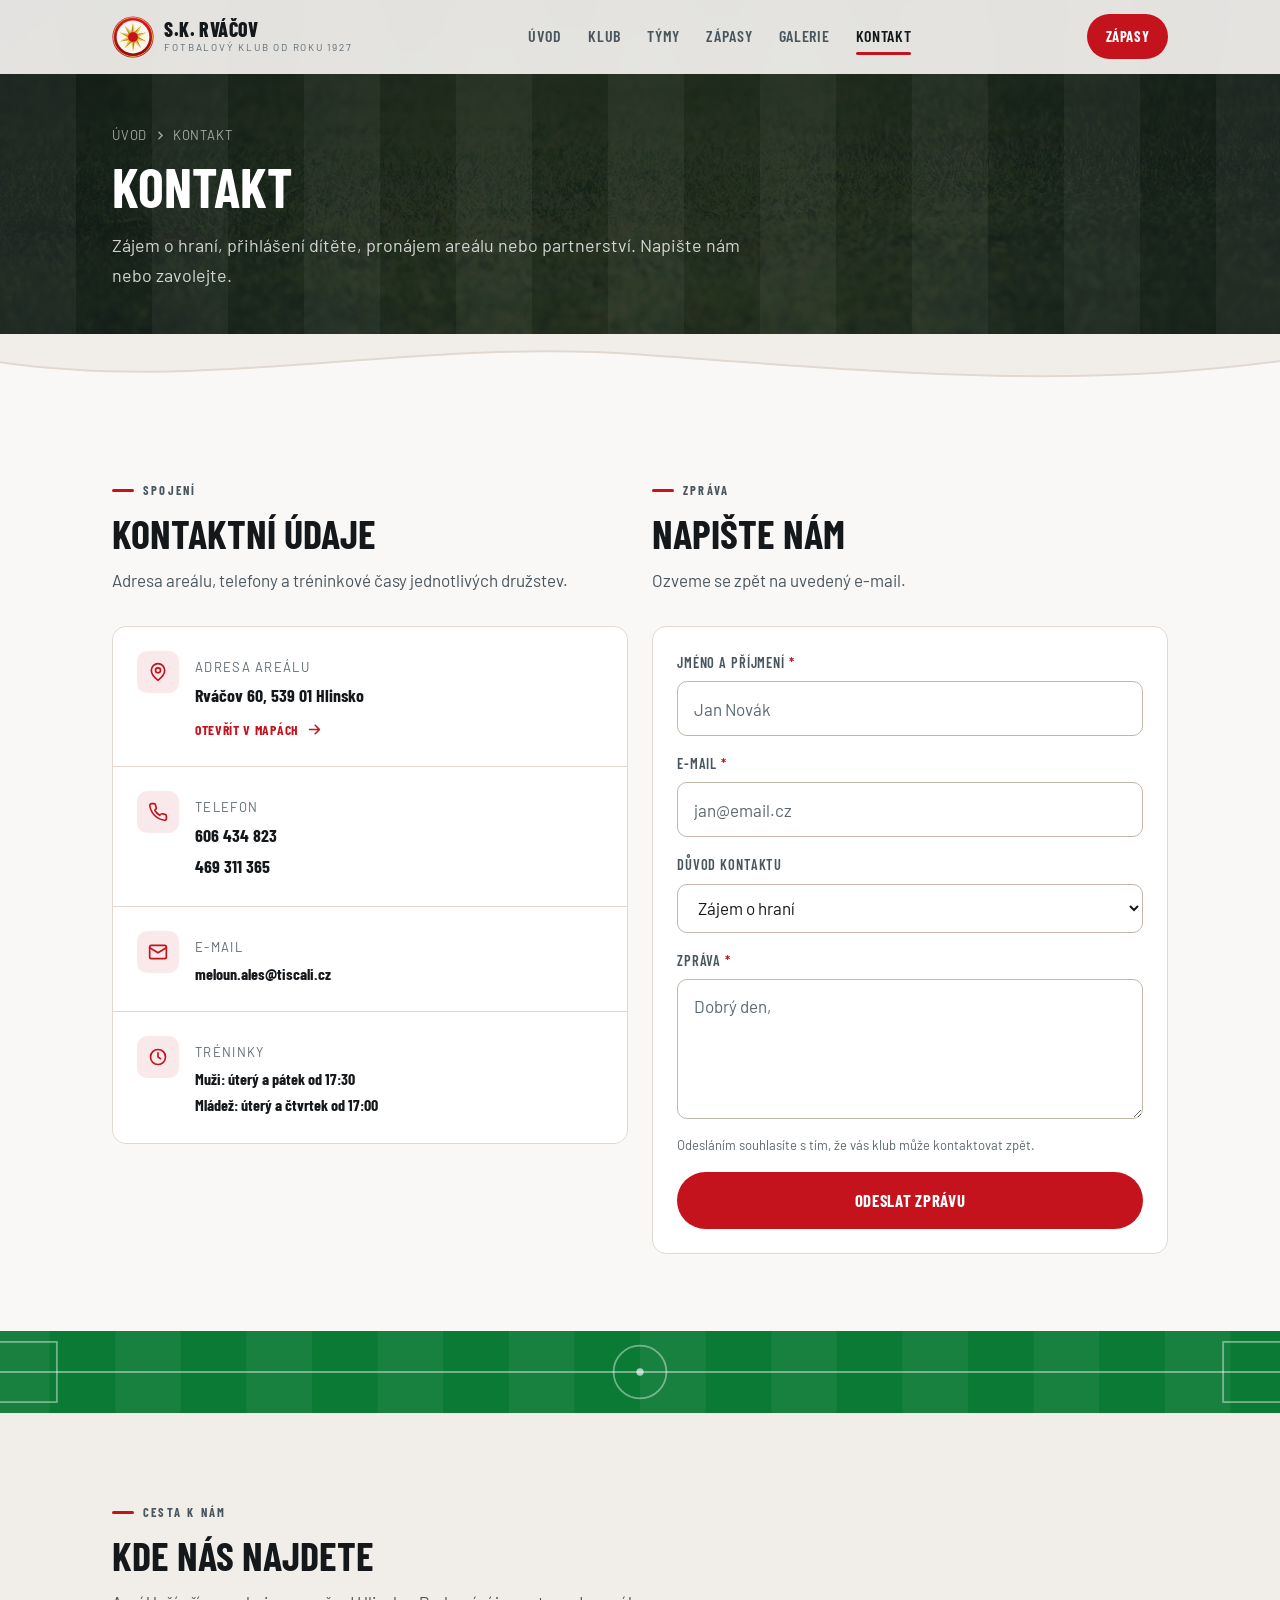
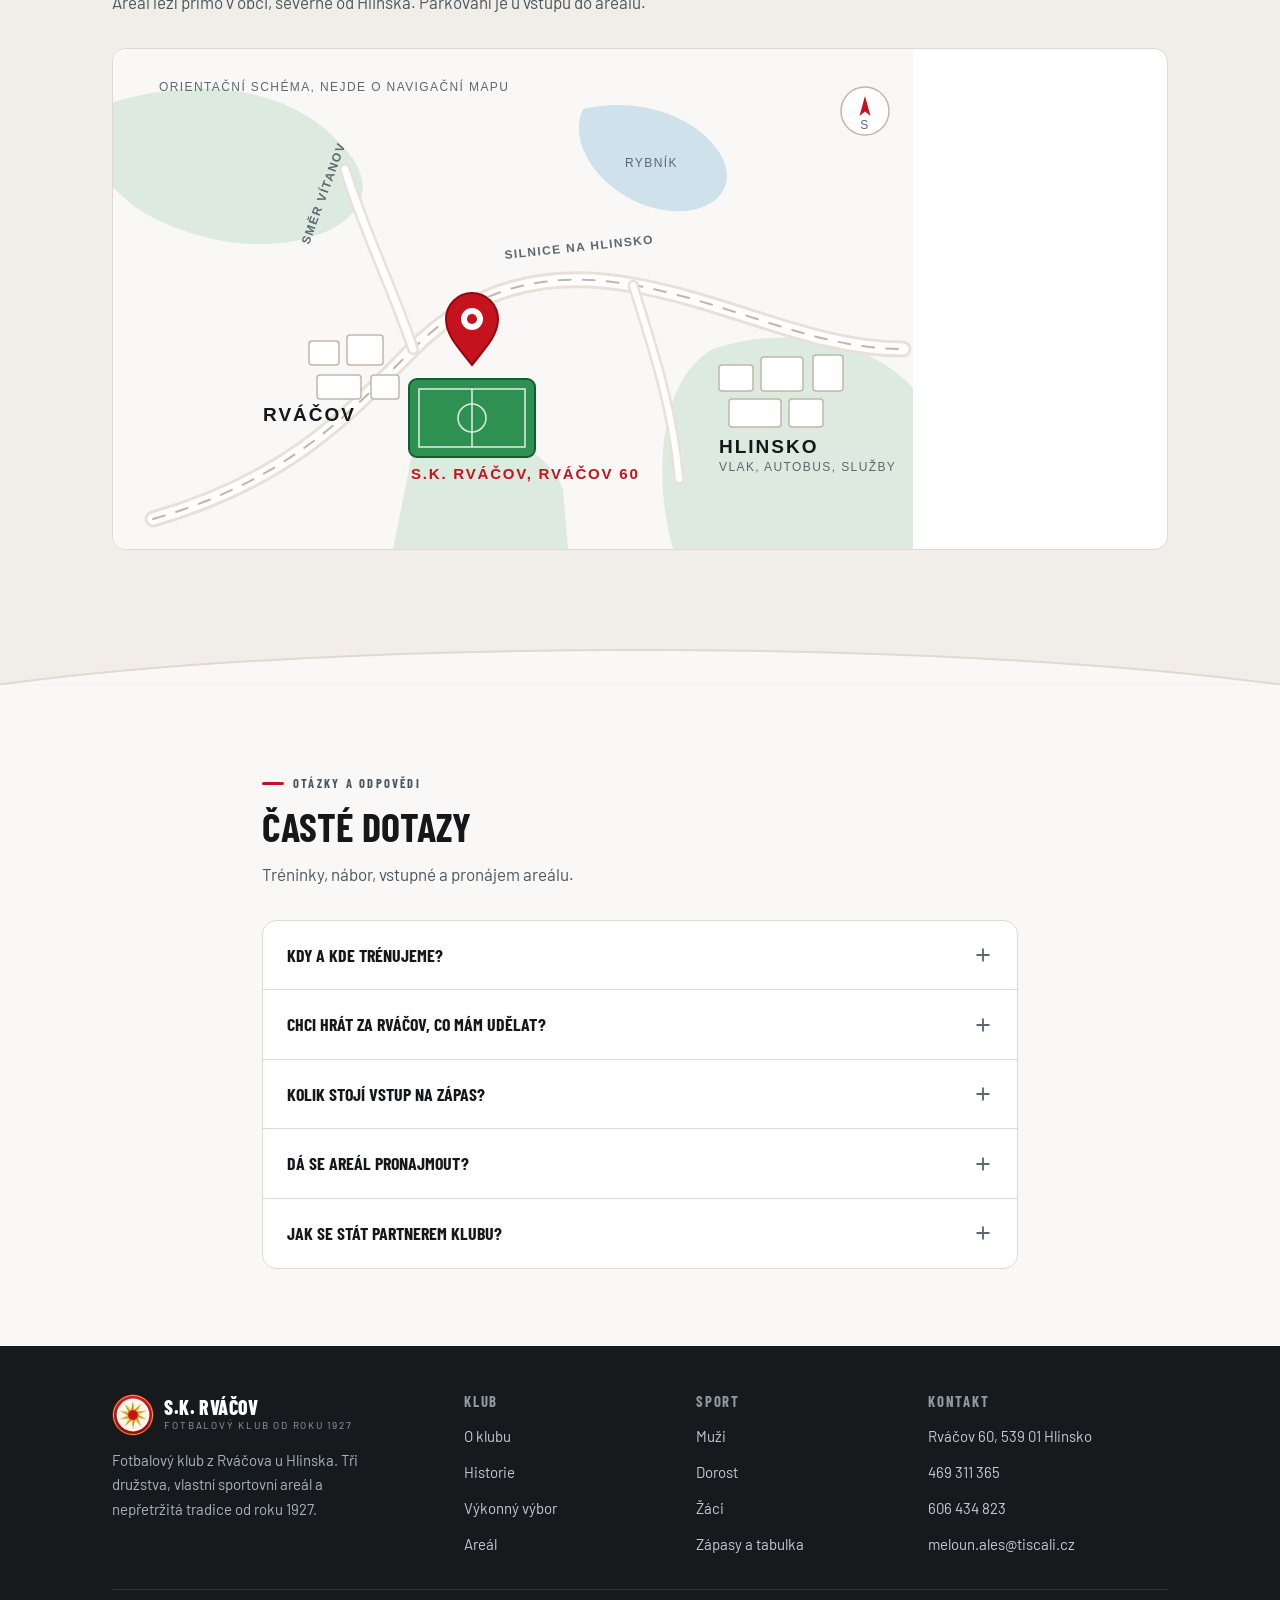
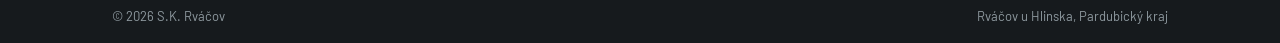
<file: kontakt.html>
<!DOCTYPE html>
<html lang="cs">
<head>
<meta charset="UTF-8">
<meta name="viewport" content="width=device-width, initial-scale=1">
<title>Kontakt, S.K. Rváčov</title>
<meta name="description" content="Kontakt na fotbalový klub S.K. Rváčov: Rváčov 60, 539 01 Hlinsko, telefon 606 434 823.">
<meta name="theme-color" content="#FAF8F6">
<link rel="icon" href="assets/img/favicon.svg" type="image/svg+xml">
<link rel="preconnect" href="https://fonts.googleapis.com">
<link rel="preconnect" href="https://fonts.gstatic.com" crossorigin>
<link href="https://fonts.googleapis.com/css2?family=Barlow+Condensed:wght@600;700;800&family=Barlow:wght@400;500;600&display=swap" rel="stylesheet">
<link rel="stylesheet" href="assets/css/style.css">
<script>document.documentElement.classList.add('js');</script>
</head>
<body>
<a class="skip-link" href="#main">Přeskočit na obsah</a>

<header class="header">
  <div class="container header__inner">
    <a class="brand" href="index.html" aria-label="S.K. Rváčov, úvodní stránka">
      <img class="brand__mark" src="assets/img/mark.svg" alt="" width="42" height="42">
      <span class="brand__text">
        <span class="brand__name">S.K. Rváčov</span>
        <span class="brand__sub">Fotbalový klub od roku 1927</span>
      </span>
    </a>
    <nav class="nav" aria-label="Hlavní navigace">
      <a class="nav__link" href="index.html">Úvod</a>
      <a class="nav__link" href="klub.html">Klub</a>
      <a class="nav__link" href="tymy.html">Týmy</a>
      <a class="nav__link" href="zapasy.html">Zápasy</a>
      <a class="nav__link" href="galerie.html">Galerie</a>
      <a class="nav__link" href="kontakt.html" aria-current="page">Kontakt</a>
    </nav>
    <div class="header__actions">
      <a class="btn btn--sm" href="zapasy.html">Zápasy</a>
      <button class="icon-btn burger" type="button" data-drawer-open aria-expanded="false" aria-controls="drawer" aria-label="Otevřít menu">
        <svg viewBox="0 0 24 24" fill="none" stroke="currentColor" stroke-width="2.2" stroke-linecap="round" aria-hidden="true"><path d="M4 7h16M4 12h16M4 17h16"/></svg>
      </button>
    </div>
  </div>
</header>

<div class="drawer" id="drawer" aria-hidden="true" role="dialog" aria-modal="true" aria-label="Navigace">
  <div class="drawer__top">
    <span class="brand">
      <img class="brand__mark" src="assets/img/mark.svg" alt="" width="38" height="38">
      <span class="brand__name">S.K. Rváčov</span>
    </span>
    <button class="icon-btn" type="button" data-drawer-close aria-label="Zavřít menu">
      <svg viewBox="0 0 24 24" fill="none" stroke="currentColor" stroke-width="2.2" stroke-linecap="round" aria-hidden="true"><path d="M6 6l12 12M18 6L6 18"/></svg>
    </button>
  </div>
  <nav class="drawer__nav" aria-label="Mobilní navigace">
    <a class="drawer__link" href="index.html">Úvod</a>
    <a class="drawer__link" href="klub.html">Klub</a>
    <a class="drawer__link" href="tymy.html">Týmy</a>
    <a class="drawer__link" href="zapasy.html">Zápasy</a>
    <a class="drawer__link" href="galerie.html">Galerie</a>
    <a class="drawer__link" href="kontakt.html" aria-current="page">Kontakt</a>
  </nav>
  <div class="drawer__foot">
    Rváčov 60, 539 01 Hlinsko<br>
    <a href="tel:+420606434823">606 434 823</a>
  </div>
</div>

<main id="main">

  <section class="page-hero">
    <div class="container">
      <nav class="breadcrumb" aria-label="Drobečková navigace">
        <a href="index.html">Úvod</a>
        <svg viewBox="0 0 24 24" fill="none" stroke="currentColor" stroke-width="2.5" stroke-linecap="round" aria-hidden="true"><path d="M9 6l6 6-6 6"/></svg>
        <span>Kontakt</span>
      </nav>
      <h1>Kontakt</h1>
      <p class="lead">Zájem o hraní, přihlášení dítěte, pronájem areálu nebo partnerství. Napište nám nebo zavolejte.</p>
    </div>
  </section>

<div class="sep sep--to-base" aria-hidden="true"><svg viewBox="0 0 1440 90" preserveAspectRatio="none"><path class="sep__fill" d="M0,44 C240,92 460,6 720,32 C980,58 1200,88 1440,42 L1440,90 L0,90 Z"/><path class="sep__edge" d="M0,44 C240,92 460,6 720,32 C980,58 1200,88 1440,42"/></svg></div>

  <section class="section">
    <div class="container">
      <div class="grid-2" style="align-items:start">
        <div>
          <div class="section-head">
            <p class="eyebrow" data-reveal>Spojení</p>
            <h2 data-reveal>Kontaktní údaje</h2>
            <p data-reveal>Adresa areálu, telefony a tréninkové časy jednotlivých družstev.</p>
          </div>
          <div class="contact-list" data-reveal>
            <div class="contact-row">
              <span class="contact-row__icon" aria-hidden="true">
                <svg viewBox="0 0 24 24" fill="none" stroke="currentColor" stroke-width="2" stroke-linecap="round" stroke-linejoin="round"><path d="M20 10c0 6-8 12-8 12s-8-6-8-12a8 8 0 1 1 16 0Z"/><circle cx="12" cy="10" r="3"/></svg>
              </span>
              <div>
                <span class="contact-row__label">Adresa areálu</span>
                <span class="contact-row__value">Rváčov 60, 539 01 Hlinsko</span>
                <a class="link-arrow" style="margin-top:.5rem;font-size:.85rem" href="https://mapy.cz/?q=Rv%C3%A1%C4%8Dov%2060%2C%20Hlinsko" target="_blank" rel="noopener noreferrer">Otevřít v mapách <svg viewBox="0 0 24 24" fill="none" stroke="currentColor" stroke-width="2.2" stroke-linecap="round" stroke-linejoin="round" aria-hidden="true"><path d="M5 12h14M13 6l6 6-6 6"/></svg></a>
              </div>
            </div>
            <div class="contact-row">
              <span class="contact-row__icon" aria-hidden="true">
                <svg viewBox="0 0 24 24" fill="none" stroke="currentColor" stroke-width="2" stroke-linecap="round" stroke-linejoin="round"><path d="M22 16.9v3a2 2 0 0 1-2.2 2 19.8 19.8 0 0 1-8.6-3.1 19.5 19.5 0 0 1-6-6A19.8 19.8 0 0 1 2.1 4.2 2 2 0 0 1 4.1 2h3a2 2 0 0 1 2 1.7c.1 1 .4 1.9.7 2.8a2 2 0 0 1-.5 2.1L8.1 9.9a16 16 0 0 0 6 6l1.3-1.2a2 2 0 0 1 2.1-.5c.9.3 1.8.6 2.8.7a2 2 0 0 1 1.7 2Z"/></svg>
              </span>
              <div>
                <span class="contact-row__label">Telefon</span>
                <a class="contact-row__value" href="tel:+420606434823">606 434 823</a>
                <a class="contact-row__value" href="tel:+420469311365">469 311 365</a>
              </div>
            </div>
            <div class="contact-row">
              <span class="contact-row__icon" aria-hidden="true">
                <svg viewBox="0 0 24 24" fill="none" stroke="currentColor" stroke-width="2" stroke-linecap="round" stroke-linejoin="round"><rect x="2" y="4" width="20" height="16" rx="2"/><path d="m2 7 10 6 10-6"/></svg>
              </span>
              <div>
                <span class="contact-row__label">E-mail</span>
                <a class="contact-row__value" style="font-size:1rem;word-break:break-all" href="mailto:meloun.ales@tiscali.cz">meloun.ales@tiscali.cz</a>
              </div>
            </div>
            <div class="contact-row">
              <span class="contact-row__icon" aria-hidden="true">
                <svg viewBox="0 0 24 24" fill="none" stroke="currentColor" stroke-width="2" stroke-linecap="round" stroke-linejoin="round"><circle cx="12" cy="12" r="9"/><path d="M12 7v5l3 2"/></svg>
              </span>
              <div>
                <span class="contact-row__label">Tréninky</span>
                <span class="contact-row__value" style="font-size:1rem">Muži: úterý a pátek od 17:30<br>Mládež: úterý a čtvrtek od 17:00</span>
              </div>
            </div>
          </div>
        </div>

        <div>
          <div class="section-head">
            <p class="eyebrow" data-reveal>Zpráva</p>
            <h2 data-reveal>Napište nám</h2>
            <p data-reveal>Ozveme se zpět na uvedený e-mail.</p>
          </div>
          <form class="card stack" data-contact-form novalidate data-reveal>
            <div class="field">
              <label for="jmeno">Jméno a příjmení <span class="req" aria-hidden="true">*</span></label>
              <input class="input" type="text" id="jmeno" name="jmeno" autocomplete="name" required placeholder="Jan Novák">
              <span class="field__error">Vyplňte prosím jméno.</span>
            </div>
            <div class="field">
              <label for="email">E-mail <span class="req" aria-hidden="true">*</span></label>
              <input class="input" type="email" id="email" name="email" autocomplete="email" required placeholder="jan@email.cz">
              <span class="field__error">Zadejte platnou e-mailovou adresu.</span>
            </div>
            <div class="field">
              <label for="duvod">Důvod kontaktu</label>
              <select class="input" id="duvod" name="duvod">
                <option>Zájem o hraní</option>
                <option>Přihlášení dítěte</option>
                <option>Pronájem areálu</option>
                <option>Partnerství a reklama</option>
                <option>Jiné</option>
              </select>
            </div>
            <div class="field">
              <label for="zprava">Zpráva <span class="req" aria-hidden="true">*</span></label>
              <textarea class="textarea" id="zprava" name="zprava" required placeholder="Dobrý den,"></textarea>
              <span class="field__error">Napište nám prosím pár slov.</span>
            </div>
            <p class="form-note">Odesláním souhlasíte s tím, že vás klub může kontaktovat zpět.</p>
            <button class="btn btn--block" type="submit">Odeslat zprávu</button>
            <p class="form-status" role="status" aria-live="polite"></p>
          </form>
        </div>
      </div>
    </div>
  </section>

<div class="pitchband" aria-hidden="true">
  <svg viewBox="0 0 1440 90" preserveAspectRatio="xMidYMid slice">
    <rect width="1440" height="90" fill="#0B7A35"/>
    <g fill="#FFFFFF" fill-opacity=".055"><rect x="0" width="72" height="90"/><rect x="144" width="72" height="90"/><rect x="288" width="72" height="90"/><rect x="432" width="72" height="90"/><rect x="576" width="72" height="90"/><rect x="720" width="72" height="90"/><rect x="864" width="72" height="90"/><rect x="1008" width="72" height="90"/><rect x="1152" width="72" height="90"/><rect x="1296" width="72" height="90"/></g>
    <g stroke="#FFFFFF" stroke-opacity=".42" stroke-width="2" fill="none">
      <path d="M0 45h1440"/>
      <circle cx="720" cy="45" r="29"/>
      <rect x="-40" y="12" width="120" height="66"/>
      <rect x="1360" y="12" width="120" height="66"/>
    </g>
    <circle cx="720" cy="45" r="4" fill="#FFFFFF" fill-opacity=".65"/>
  </svg>
</div>

  <section class="section section--alt" id="kudy">
    <div class="container">
      <div class="section-head">
        <p class="eyebrow" data-reveal>Cesta k nám</p>
        <h2 data-reveal>Kde nás najdete</h2>
        <p data-reveal>Areál leží přímo v obci, severně od Hlinska. Parkování je u vstupu do areálu.</p>
      </div>
      <div class="card" style="padding:0;overflow:hidden" data-reveal>
        <img src="assets/img/mapa.svg" alt="Orientační schéma polohy areálu S.K. Rváčov u Hlinska." width="800" height="500">
      </div>
    </div>
  </section>

<div class="sep sep--to-base" aria-hidden="true"><svg viewBox="0 0 1440 90" preserveAspectRatio="none"><path class="sep__fill" d="M0,90 C380,18 1060,18 1440,90 Z"/><path class="sep__edge" d="M0,90 C380,18 1060,18 1440,90"/></svg></div>

  <section class="section" id="dotazy">
    <div class="container" style="max-width:820px">
      <div class="section-head">
        <p class="eyebrow" data-reveal>Otázky a odpovědi</p>
        <h2 data-reveal>Časté dotazy</h2>
        <p data-reveal>Tréninky, nábor, vstupné a pronájem areálu.</p>
      </div>
      <div class="faq" data-render="faq" data-reveal></div>
    </div>
  </section>

</main>

<footer class="footer">
  <div class="container">
    <div class="footer__top">
      <div class="footer__brand">
        <span class="brand">
          <img class="brand__mark" src="assets/img/mark.svg" alt="" width="42" height="42" loading="lazy">
          <span class="brand__text">
            <span class="brand__name">S.K. Rváčov</span>
            <span class="brand__sub">Fotbalový klub od roku 1927</span>
          </span>
        </span>
        <p>Fotbalový klub z Rváčova u Hlinska. Tři družstva, vlastní sportovní areál a nepřetržitá tradice od roku 1927.</p>
      </div>
      <nav aria-label="Patička, stránky">
        <h2 class="footer__title">Klub</h2>
        <ul class="footer__list">
          <li><a href="klub.html">O klubu</a></li>
          <li><a href="klub.html#historie">Historie</a></li>
          <li><a href="klub.html#vedeni">Výkonný výbor</a></li>
          <li><a href="klub.html#areal">Areál</a></li>
        </ul>
      </nav>
      <nav aria-label="Patička, sport">
        <h2 class="footer__title">Sport</h2>
        <ul class="footer__list">
          <li><a href="tymy.html#muzi">Muži</a></li>
          <li><a href="tymy.html#dorost">Dorost</a></li>
          <li><a href="tymy.html#zaci">Žáci</a></li>
          <li><a href="zapasy.html">Zápasy a tabulka</a></li>
        </ul>
      </nav>
      <div>
        <h2 class="footer__title">Kontakt</h2>
        <ul class="footer__list">
          <li><span>Rváčov 60, 539 01 Hlinsko</span></li>
          <li><a href="tel:+420469311365">469 311 365</a></li>
          <li><a href="tel:+420606434823">606 434 823</a></li>
          <li><a href="mailto:meloun.ales@tiscali.cz">meloun.ales@tiscali.cz</a></li>
        </ul>
      </div>
    </div>
    <div class="footer__bottom">
      <span>&copy; <span data-year>2026</span> S.K. Rváčov</span>
      <span>Rváčov u Hlinska, Pardubický kraj</span>
    </div>
  </div>
</footer>

<button class="to-top" type="button" aria-label="Nahoru na začátek stránky">
  <svg viewBox="0 0 24 24" fill="none" stroke="currentColor" stroke-width="2.4" stroke-linecap="round" stroke-linejoin="round" aria-hidden="true"><path d="M12 19V5M5 12l7-7 7 7"/></svg>
</button>

<script src="assets/js/data.js"></script>
<script src="assets/js/main.js"></script>
</body>
</html>
</file>
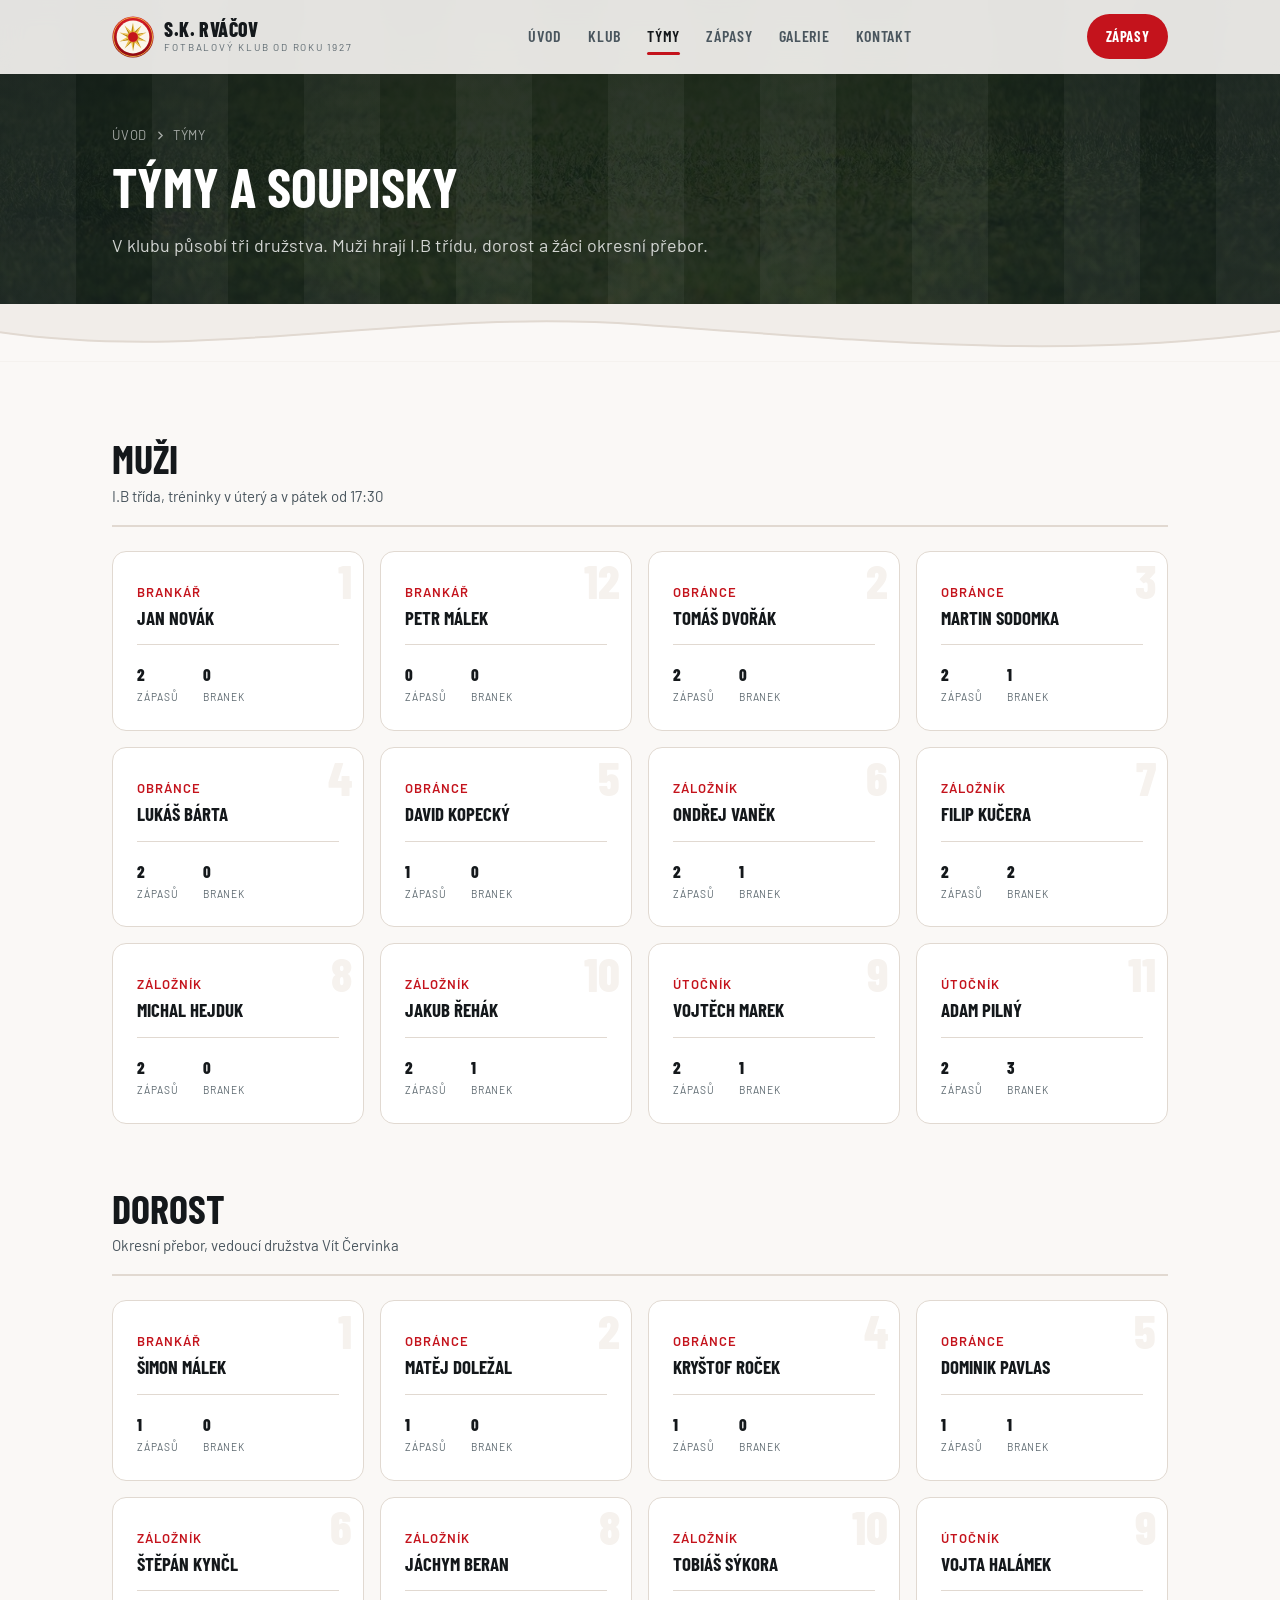
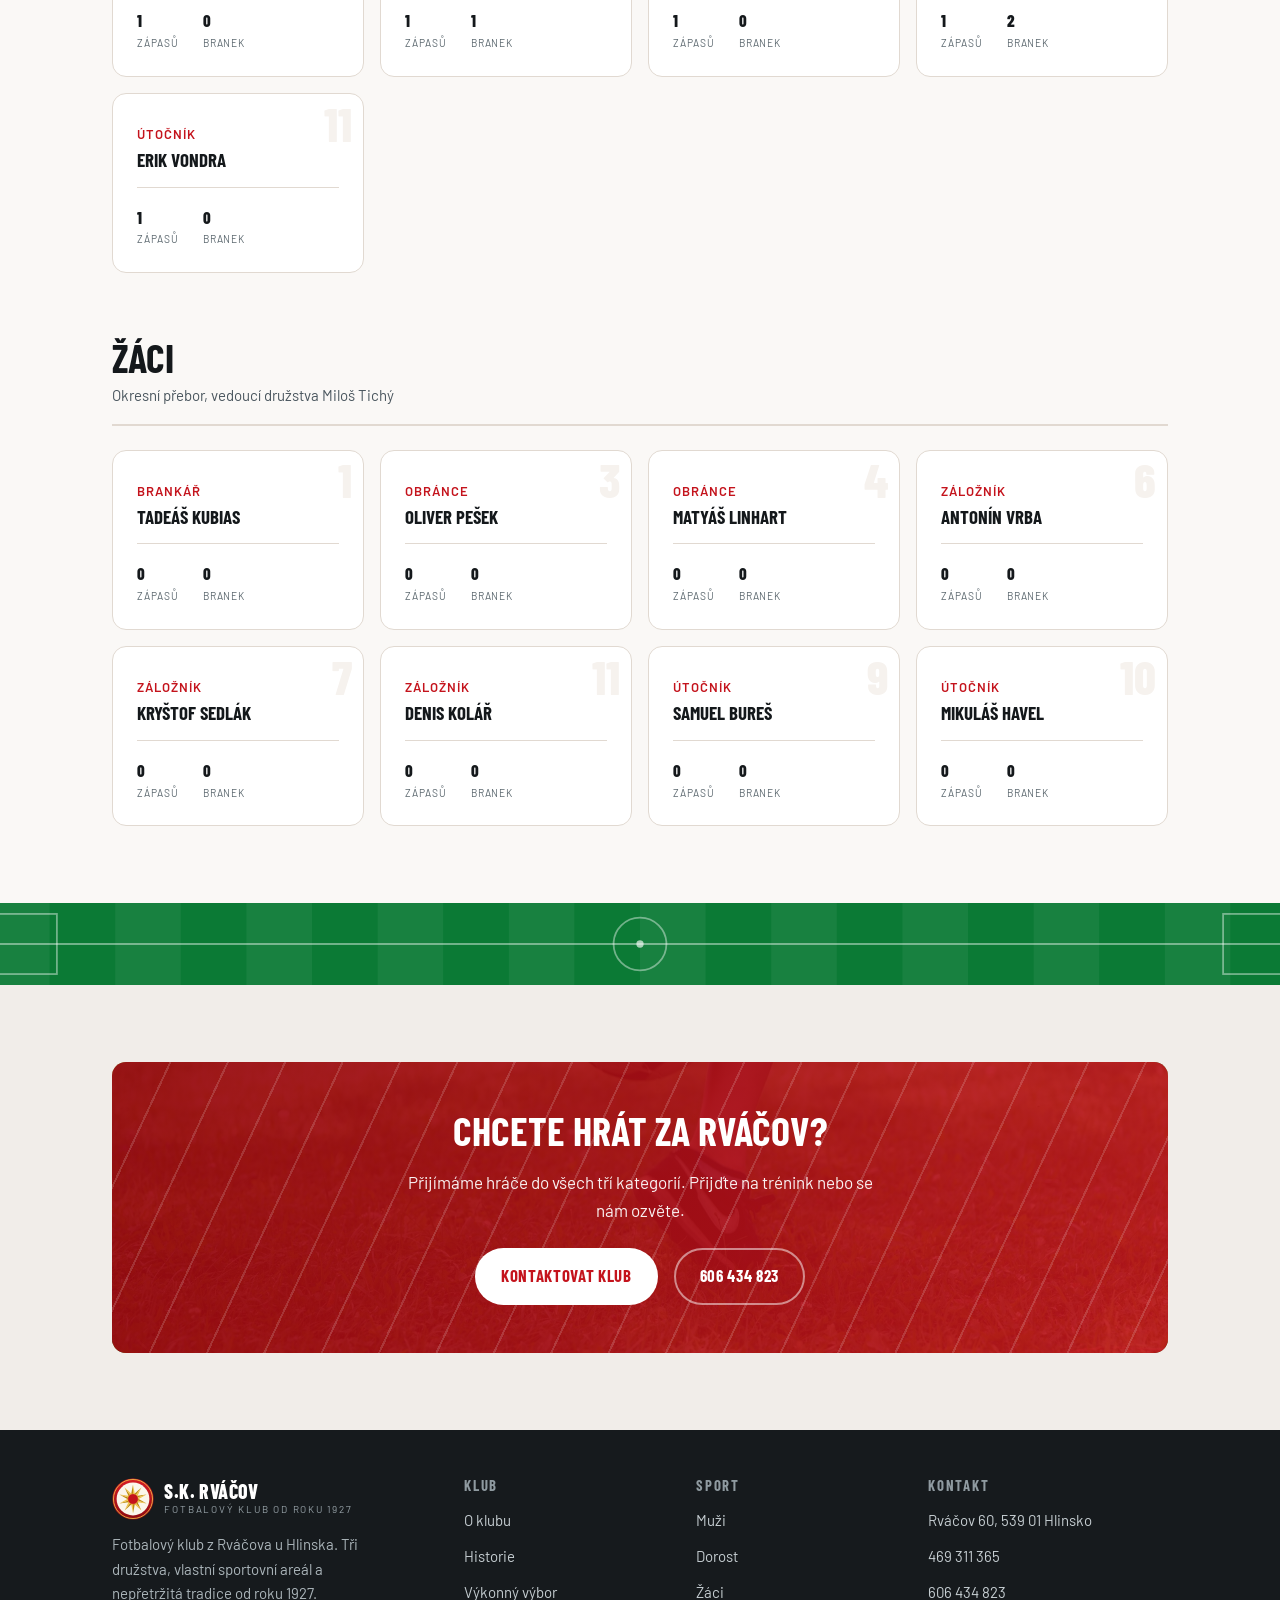
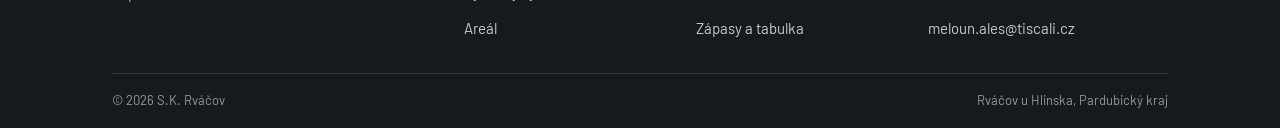
<file: tymy.html>
<!DOCTYPE html>
<html lang="cs">
<head>
<meta charset="UTF-8">
<meta name="viewport" content="width=device-width, initial-scale=1">
<title>Týmy a soupisky, S.K. Rváčov</title>
<meta name="description" content="Soupisky mužů, dorostu a žáků fotbalového klubu S.K. Rváčov.">
<meta name="theme-color" content="#FAF8F6">
<link rel="icon" href="assets/img/favicon.svg" type="image/svg+xml">
<link rel="preconnect" href="https://fonts.googleapis.com">
<link rel="preconnect" href="https://fonts.gstatic.com" crossorigin>
<link href="https://fonts.googleapis.com/css2?family=Barlow+Condensed:wght@600;700;800&family=Barlow:wght@400;500;600&display=swap" rel="stylesheet">
<link rel="stylesheet" href="assets/css/style.css">
<script>document.documentElement.classList.add('js');</script>
</head>
<body>
<a class="skip-link" href="#main">Přeskočit na obsah</a>

<header class="header">
  <div class="container header__inner">
    <a class="brand" href="index.html" aria-label="S.K. Rváčov, úvodní stránka">
      <img class="brand__mark" src="assets/img/mark.svg" alt="" width="42" height="42">
      <span class="brand__text">
        <span class="brand__name">S.K. Rváčov</span>
        <span class="brand__sub">Fotbalový klub od roku 1927</span>
      </span>
    </a>
    <nav class="nav" aria-label="Hlavní navigace">
      <a class="nav__link" href="index.html">Úvod</a>
      <a class="nav__link" href="klub.html">Klub</a>
      <a class="nav__link" href="tymy.html" aria-current="page">Týmy</a>
      <a class="nav__link" href="zapasy.html">Zápasy</a>
      <a class="nav__link" href="galerie.html">Galerie</a>
      <a class="nav__link" href="kontakt.html">Kontakt</a>
    </nav>
    <div class="header__actions">
      <a class="btn btn--sm" href="zapasy.html">Zápasy</a>
      <button class="icon-btn burger" type="button" data-drawer-open aria-expanded="false" aria-controls="drawer" aria-label="Otevřít menu">
        <svg viewBox="0 0 24 24" fill="none" stroke="currentColor" stroke-width="2.2" stroke-linecap="round" aria-hidden="true"><path d="M4 7h16M4 12h16M4 17h16"/></svg>
      </button>
    </div>
  </div>
</header>

<div class="drawer" id="drawer" aria-hidden="true" role="dialog" aria-modal="true" aria-label="Navigace">
  <div class="drawer__top">
    <span class="brand">
      <img class="brand__mark" src="assets/img/mark.svg" alt="" width="38" height="38">
      <span class="brand__name">S.K. Rváčov</span>
    </span>
    <button class="icon-btn" type="button" data-drawer-close aria-label="Zavřít menu">
      <svg viewBox="0 0 24 24" fill="none" stroke="currentColor" stroke-width="2.2" stroke-linecap="round" aria-hidden="true"><path d="M6 6l12 12M18 6L6 18"/></svg>
    </button>
  </div>
  <nav class="drawer__nav" aria-label="Mobilní navigace">
    <a class="drawer__link" href="index.html">Úvod</a>
    <a class="drawer__link" href="klub.html">Klub</a>
    <a class="drawer__link" href="tymy.html" aria-current="page">Týmy</a>
    <a class="drawer__link" href="zapasy.html">Zápasy</a>
    <a class="drawer__link" href="galerie.html">Galerie</a>
    <a class="drawer__link" href="kontakt.html">Kontakt</a>
  </nav>
  <div class="drawer__foot">
    Rváčov 60, 539 01 Hlinsko<br>
    <a href="tel:+420606434823">606 434 823</a>
  </div>
</div>

<main id="main">

  <section class="page-hero">
    <div class="container">
      <nav class="breadcrumb" aria-label="Drobečková navigace">
        <a href="index.html">Úvod</a>
        <svg viewBox="0 0 24 24" fill="none" stroke="currentColor" stroke-width="2.5" stroke-linecap="round" aria-hidden="true"><path d="M9 6l6 6-6 6"/></svg>
        <span>Týmy</span>
      </nav>
      <h1>Týmy a soupisky</h1>
      <p class="lead">V klubu působí tři družstva. Muži hrají I.B třídu, dorost a žáci okresní přebor.</p>
    </div>
  </section>

<div class="sep sep--to-base" aria-hidden="true"><svg viewBox="0 0 1440 90" preserveAspectRatio="none"><path class="sep__fill" d="M0,44 C240,92 460,6 720,32 C980,58 1200,88 1440,42 L1440,90 L0,90 Z"/><path class="sep__edge" d="M0,44 C240,92 460,6 720,32 C980,58 1200,88 1440,42"/></svg></div>

  <section class="section">
    <div class="container">
      <div data-render="squads"></div>
    </div>
  </section>

<div class="pitchband" aria-hidden="true">
  <svg viewBox="0 0 1440 90" preserveAspectRatio="xMidYMid slice">
    <rect width="1440" height="90" fill="#0B7A35"/>
    <g fill="#FFFFFF" fill-opacity=".055"><rect x="0" width="72" height="90"/><rect x="144" width="72" height="90"/><rect x="288" width="72" height="90"/><rect x="432" width="72" height="90"/><rect x="576" width="72" height="90"/><rect x="720" width="72" height="90"/><rect x="864" width="72" height="90"/><rect x="1008" width="72" height="90"/><rect x="1152" width="72" height="90"/><rect x="1296" width="72" height="90"/></g>
    <g stroke="#FFFFFF" stroke-opacity=".42" stroke-width="2" fill="none">
      <path d="M0 45h1440"/>
      <circle cx="720" cy="45" r="29"/>
      <rect x="-40" y="12" width="120" height="66"/>
      <rect x="1360" y="12" width="120" height="66"/>
    </g>
    <circle cx="720" cy="45" r="4" fill="#FFFFFF" fill-opacity=".65"/>
  </svg>
</div>

  <section class="section section--alt">
    <div class="container">
      <div class="cta" data-reveal>
        <h2>Chcete hrát za Rváčov?</h2>
        <p>Přijímáme hráče do všech tří kategorií. Přijďte na trénink nebo se nám ozvěte.</p>
        <div class="row">
          <a class="btn btn--white" href="kontakt.html">Kontaktovat klub</a>
          <a class="btn btn--ghost" href="tel:+420606434823">606 434 823</a>
        </div>
      </div>
    </div>
  </section>

</main>

<footer class="footer">
  <div class="container">
    <div class="footer__top">
      <div class="footer__brand">
        <span class="brand">
          <img class="brand__mark" src="assets/img/mark.svg" alt="" width="42" height="42" loading="lazy">
          <span class="brand__text">
            <span class="brand__name">S.K. Rváčov</span>
            <span class="brand__sub">Fotbalový klub od roku 1927</span>
          </span>
        </span>
        <p>Fotbalový klub z Rváčova u Hlinska. Tři družstva, vlastní sportovní areál a nepřetržitá tradice od roku 1927.</p>
      </div>
      <nav aria-label="Patička, stránky">
        <h2 class="footer__title">Klub</h2>
        <ul class="footer__list">
          <li><a href="klub.html">O klubu</a></li>
          <li><a href="klub.html#historie">Historie</a></li>
          <li><a href="klub.html#vedeni">Výkonný výbor</a></li>
          <li><a href="klub.html#areal">Areál</a></li>
        </ul>
      </nav>
      <nav aria-label="Patička, sport">
        <h2 class="footer__title">Sport</h2>
        <ul class="footer__list">
          <li><a href="tymy.html#muzi">Muži</a></li>
          <li><a href="tymy.html#dorost">Dorost</a></li>
          <li><a href="tymy.html#zaci">Žáci</a></li>
          <li><a href="zapasy.html">Zápasy a tabulka</a></li>
        </ul>
      </nav>
      <div>
        <h2 class="footer__title">Kontakt</h2>
        <ul class="footer__list">
          <li><span>Rváčov 60, 539 01 Hlinsko</span></li>
          <li><a href="tel:+420469311365">469 311 365</a></li>
          <li><a href="tel:+420606434823">606 434 823</a></li>
          <li><a href="mailto:meloun.ales@tiscali.cz">meloun.ales@tiscali.cz</a></li>
        </ul>
      </div>
    </div>
    <div class="footer__bottom">
      <span>&copy; <span data-year>2026</span> S.K. Rváčov</span>
      <span>Rváčov u Hlinska, Pardubický kraj</span>
    </div>
  </div>
</footer>

<button class="to-top" type="button" aria-label="Nahoru na začátek stránky">
  <svg viewBox="0 0 24 24" fill="none" stroke="currentColor" stroke-width="2.4" stroke-linecap="round" stroke-linejoin="round" aria-hidden="true"><path d="M12 19V5M5 12l7-7 7 7"/></svg>
</button>

<script src="assets/js/data.js"></script>
<script src="assets/js/main.js"></script>
</body>
</html>
</file>
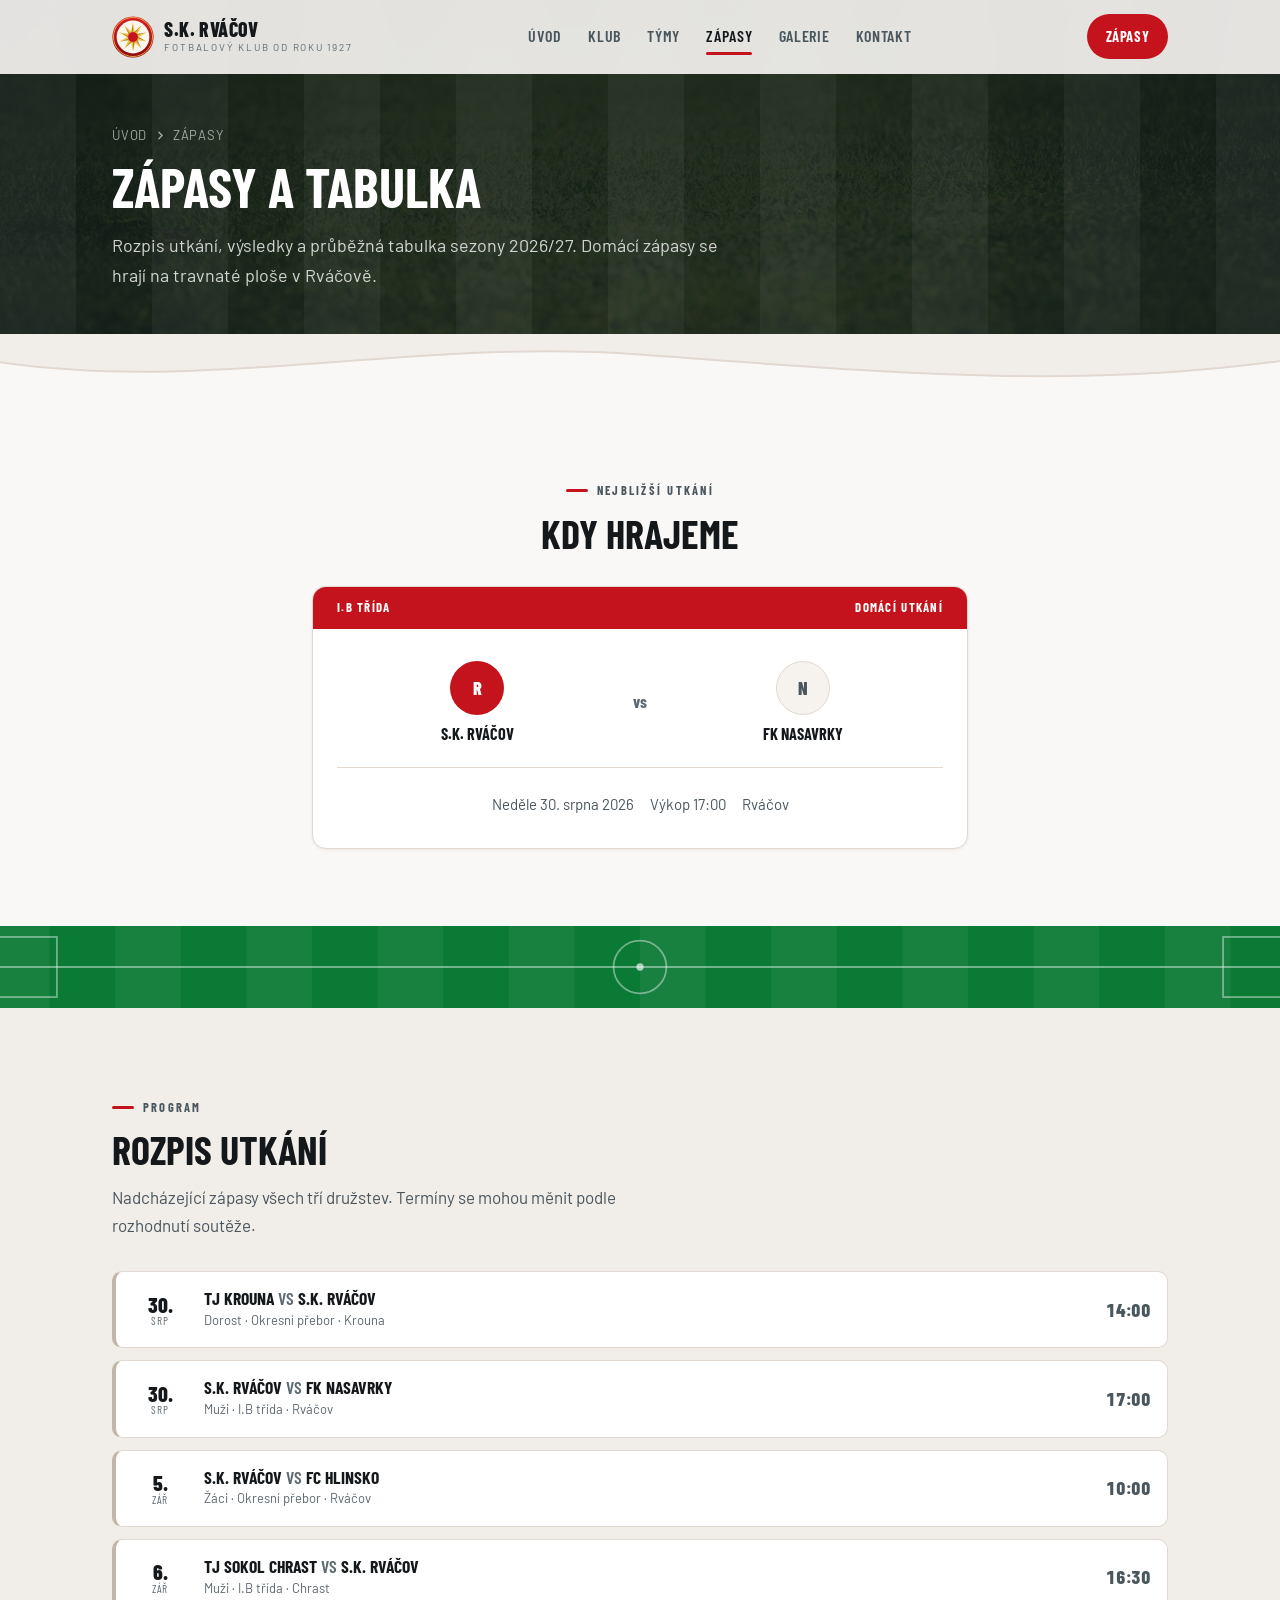
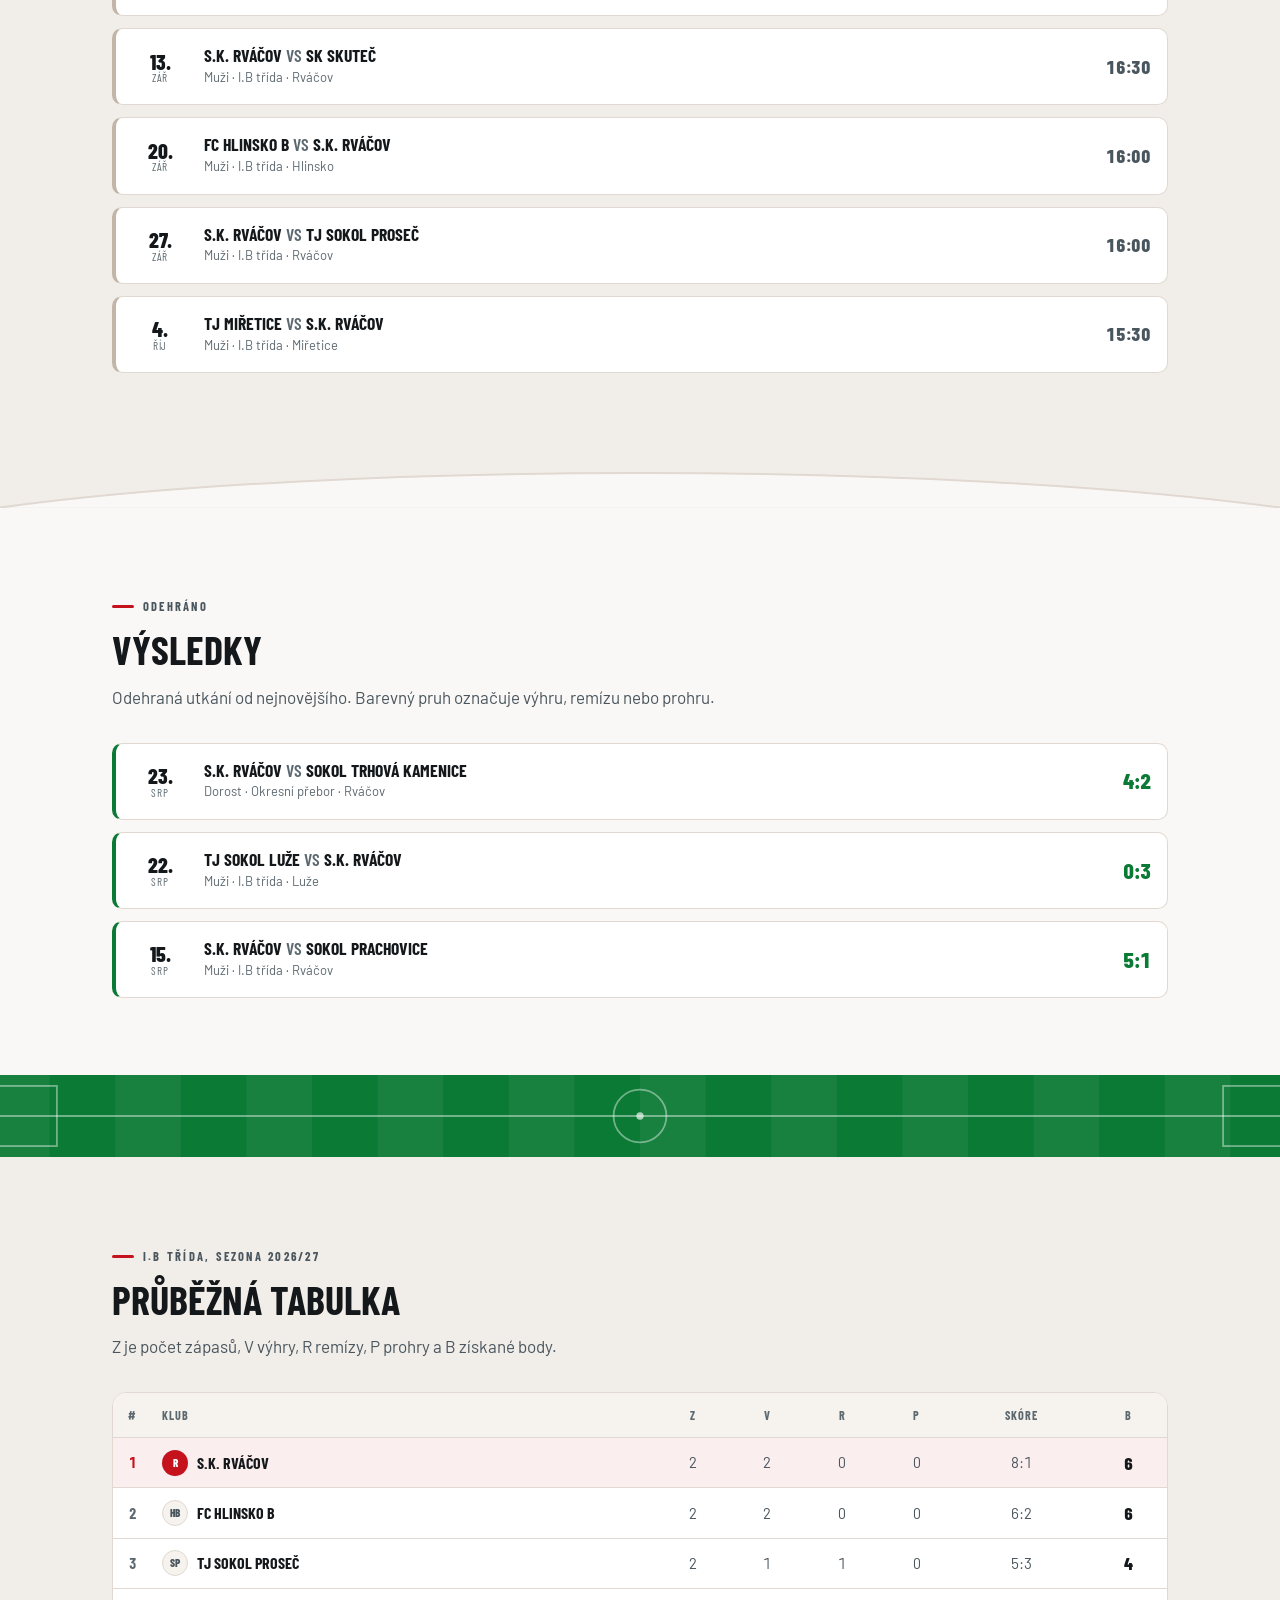
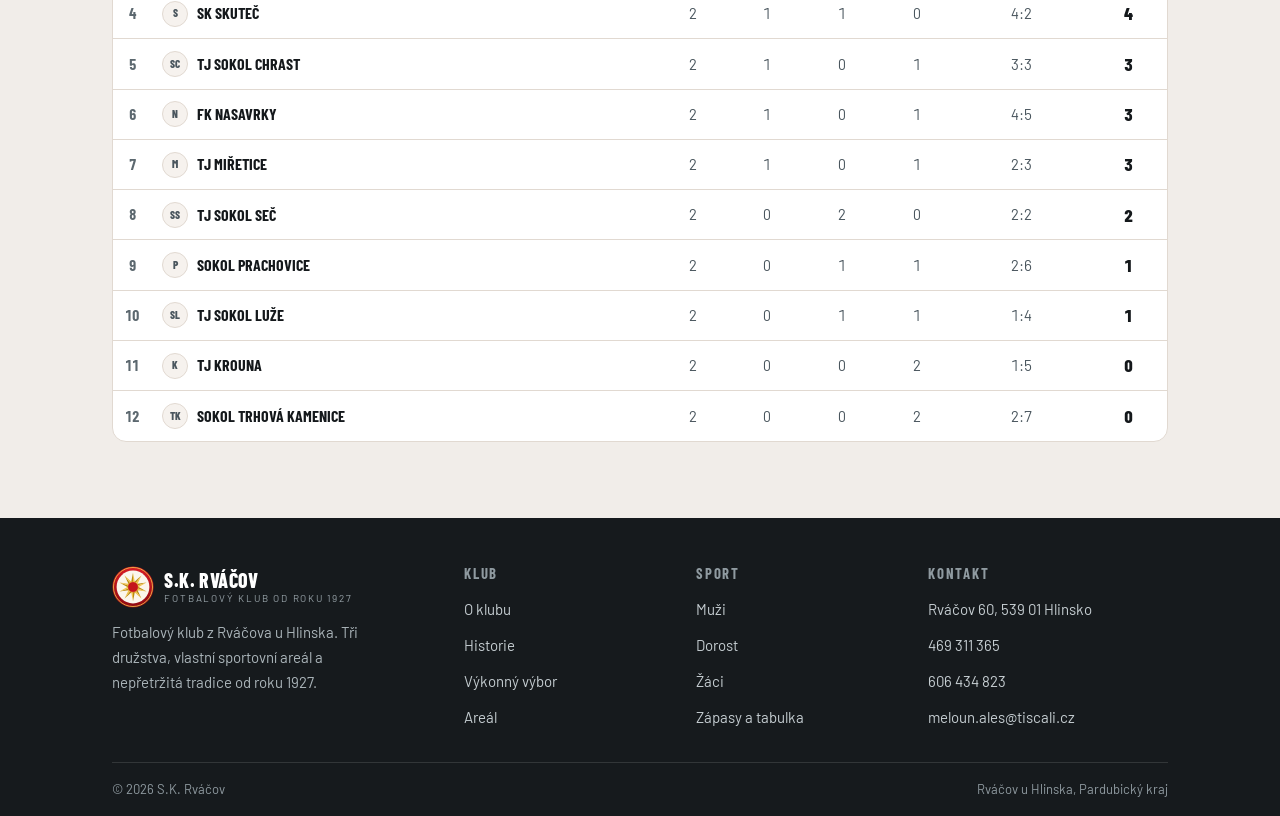
<file: zapasy.html>
<!DOCTYPE html>
<html lang="cs">
<head>
<meta charset="UTF-8">
<meta name="viewport" content="width=device-width, initial-scale=1">
<title>Zápasy a tabulka, S.K. Rváčov</title>
<meta name="description" content="Rozpis zápasů, výsledky a tabulka soutěže S.K. Rváčov pro sezonu 2026/27.">
<meta name="theme-color" content="#FAF8F6">
<link rel="icon" href="assets/img/favicon.svg" type="image/svg+xml">
<link rel="preconnect" href="https://fonts.googleapis.com">
<link rel="preconnect" href="https://fonts.gstatic.com" crossorigin>
<link href="https://fonts.googleapis.com/css2?family=Barlow+Condensed:wght@600;700;800&family=Barlow:wght@400;500;600&display=swap" rel="stylesheet">
<link rel="stylesheet" href="assets/css/style.css">
<script>document.documentElement.classList.add('js');</script>
</head>
<body>
<a class="skip-link" href="#main">Přeskočit na obsah</a>

<header class="header">
  <div class="container header__inner">
    <a class="brand" href="index.html" aria-label="S.K. Rváčov, úvodní stránka">
      <img class="brand__mark" src="assets/img/mark.svg" alt="" width="42" height="42">
      <span class="brand__text">
        <span class="brand__name">S.K. Rváčov</span>
        <span class="brand__sub">Fotbalový klub od roku 1927</span>
      </span>
    </a>
    <nav class="nav" aria-label="Hlavní navigace">
      <a class="nav__link" href="index.html">Úvod</a>
      <a class="nav__link" href="klub.html">Klub</a>
      <a class="nav__link" href="tymy.html">Týmy</a>
      <a class="nav__link" href="zapasy.html" aria-current="page">Zápasy</a>
      <a class="nav__link" href="galerie.html">Galerie</a>
      <a class="nav__link" href="kontakt.html">Kontakt</a>
    </nav>
    <div class="header__actions">
      <a class="btn btn--sm" href="zapasy.html">Zápasy</a>
      <button class="icon-btn burger" type="button" data-drawer-open aria-expanded="false" aria-controls="drawer" aria-label="Otevřít menu">
        <svg viewBox="0 0 24 24" fill="none" stroke="currentColor" stroke-width="2.2" stroke-linecap="round" aria-hidden="true"><path d="M4 7h16M4 12h16M4 17h16"/></svg>
      </button>
    </div>
  </div>
</header>

<div class="drawer" id="drawer" aria-hidden="true" role="dialog" aria-modal="true" aria-label="Navigace">
  <div class="drawer__top">
    <span class="brand">
      <img class="brand__mark" src="assets/img/mark.svg" alt="" width="38" height="38">
      <span class="brand__name">S.K. Rváčov</span>
    </span>
    <button class="icon-btn" type="button" data-drawer-close aria-label="Zavřít menu">
      <svg viewBox="0 0 24 24" fill="none" stroke="currentColor" stroke-width="2.2" stroke-linecap="round" aria-hidden="true"><path d="M6 6l12 12M18 6L6 18"/></svg>
    </button>
  </div>
  <nav class="drawer__nav" aria-label="Mobilní navigace">
    <a class="drawer__link" href="index.html">Úvod</a>
    <a class="drawer__link" href="klub.html">Klub</a>
    <a class="drawer__link" href="tymy.html">Týmy</a>
    <a class="drawer__link" href="zapasy.html" aria-current="page">Zápasy</a>
    <a class="drawer__link" href="galerie.html">Galerie</a>
    <a class="drawer__link" href="kontakt.html">Kontakt</a>
  </nav>
  <div class="drawer__foot">
    Rváčov 60, 539 01 Hlinsko<br>
    <a href="tel:+420606434823">606 434 823</a>
  </div>
</div>

<main id="main">

  <section class="page-hero">
    <div class="container">
      <nav class="breadcrumb" aria-label="Drobečková navigace">
        <a href="index.html">Úvod</a>
        <svg viewBox="0 0 24 24" fill="none" stroke="currentColor" stroke-width="2.5" stroke-linecap="round" aria-hidden="true"><path d="M9 6l6 6-6 6"/></svg>
        <span>Zápasy</span>
      </nav>
      <h1>Zápasy a tabulka</h1>
      <p class="lead">Rozpis utkání, výsledky a průběžná tabulka sezony 2026/27. Domácí zápasy se hrají na travnaté ploše v Rváčově.</p>
    </div>
  </section>

<div class="sep sep--to-base" aria-hidden="true"><svg viewBox="0 0 1440 90" preserveAspectRatio="none"><path class="sep__fill" d="M0,44 C240,92 460,6 720,32 C980,58 1200,88 1440,42 L1440,90 L0,90 Z"/><path class="sep__edge" d="M0,44 C240,92 460,6 720,32 C980,58 1200,88 1440,42"/></svg></div>

  <section class="section">
    <div class="container" style="max-width:720px">
      <div class="section-head" style="text-align:center">
        <p class="eyebrow" style="justify-content:center" data-reveal>Nejbližší utkání</p>
        <h2 data-reveal>Kdy hrajeme</h2>
      </div>
      <div data-render="next-match" data-team="Muži" data-reveal></div>
    </div>
  </section>

<div class="pitchband" aria-hidden="true">
  <svg viewBox="0 0 1440 90" preserveAspectRatio="xMidYMid slice">
    <rect width="1440" height="90" fill="#0B7A35"/>
    <g fill="#FFFFFF" fill-opacity=".055"><rect x="0" width="72" height="90"/><rect x="144" width="72" height="90"/><rect x="288" width="72" height="90"/><rect x="432" width="72" height="90"/><rect x="576" width="72" height="90"/><rect x="720" width="72" height="90"/><rect x="864" width="72" height="90"/><rect x="1008" width="72" height="90"/><rect x="1152" width="72" height="90"/><rect x="1296" width="72" height="90"/></g>
    <g stroke="#FFFFFF" stroke-opacity=".42" stroke-width="2" fill="none">
      <path d="M0 45h1440"/>
      <circle cx="720" cy="45" r="29"/>
      <rect x="-40" y="12" width="120" height="66"/>
      <rect x="1360" y="12" width="120" height="66"/>
    </g>
    <circle cx="720" cy="45" r="4" fill="#FFFFFF" fill-opacity=".65"/>
  </svg>
</div>

  <section class="section section--alt" id="rozpis">
    <div class="container">
      <div class="section-head">
        <p class="eyebrow" data-reveal>Program</p>
        <h2 data-reveal>Rozpis utkání</h2>
        <p data-reveal>Nadcházející zápasy všech tří družstev. Termíny se mohou měnit podle rozhodnutí soutěže.</p>
      </div>
      <div data-render="fixtures" data-team="all" data-status="upcoming" data-reveal></div>
    </div>
  </section>

<div class="sep sep--to-base" aria-hidden="true"><svg viewBox="0 0 1440 90" preserveAspectRatio="none"><path class="sep__fill" d="M0,90 C380,18 1060,18 1440,90 Z"/><path class="sep__edge" d="M0,90 C380,18 1060,18 1440,90"/></svg></div>

  <section class="section" id="vysledky">
    <div class="container">
      <div class="section-head">
        <p class="eyebrow" data-reveal>Odehráno</p>
        <h2 data-reveal>Výsledky</h2>
        <p data-reveal>Odehraná utkání od nejnovějšího. Barevný pruh označuje výhru, remízu nebo prohru.</p>
      </div>
      <div data-render="fixtures" data-team="all" data-status="played" data-reveal></div>
    </div>
  </section>

<div class="pitchband" aria-hidden="true">
  <svg viewBox="0 0 1440 90" preserveAspectRatio="xMidYMid slice">
    <rect width="1440" height="90" fill="#0B7A35"/>
    <g fill="#FFFFFF" fill-opacity=".055"><rect x="0" width="72" height="90"/><rect x="144" width="72" height="90"/><rect x="288" width="72" height="90"/><rect x="432" width="72" height="90"/><rect x="576" width="72" height="90"/><rect x="720" width="72" height="90"/><rect x="864" width="72" height="90"/><rect x="1008" width="72" height="90"/><rect x="1152" width="72" height="90"/><rect x="1296" width="72" height="90"/></g>
    <g stroke="#FFFFFF" stroke-opacity=".42" stroke-width="2" fill="none">
      <path d="M0 45h1440"/>
      <circle cx="720" cy="45" r="29"/>
      <rect x="-40" y="12" width="120" height="66"/>
      <rect x="1360" y="12" width="120" height="66"/>
    </g>
    <circle cx="720" cy="45" r="4" fill="#FFFFFF" fill-opacity=".65"/>
  </svg>
</div>

  <section class="section section--alt" id="tabulka">
    <div class="container">
      <div class="section-head">
        <p class="eyebrow" data-reveal>I.B třída, sezona 2026/27</p>
        <h2 data-reveal>Průběžná tabulka</h2>
        <p data-reveal>Z je počet zápasů, V výhry, R remízy, P prohry a B získané body.</p>
      </div>
      <div data-render="table" data-reveal></div>
    </div>
  </section>

</main>

<footer class="footer">
  <div class="container">
    <div class="footer__top">
      <div class="footer__brand">
        <span class="brand">
          <img class="brand__mark" src="assets/img/mark.svg" alt="" width="42" height="42" loading="lazy">
          <span class="brand__text">
            <span class="brand__name">S.K. Rváčov</span>
            <span class="brand__sub">Fotbalový klub od roku 1927</span>
          </span>
        </span>
        <p>Fotbalový klub z Rváčova u Hlinska. Tři družstva, vlastní sportovní areál a nepřetržitá tradice od roku 1927.</p>
      </div>
      <nav aria-label="Patička, stránky">
        <h2 class="footer__title">Klub</h2>
        <ul class="footer__list">
          <li><a href="klub.html">O klubu</a></li>
          <li><a href="klub.html#historie">Historie</a></li>
          <li><a href="klub.html#vedeni">Výkonný výbor</a></li>
          <li><a href="klub.html#areal">Areál</a></li>
        </ul>
      </nav>
      <nav aria-label="Patička, sport">
        <h2 class="footer__title">Sport</h2>
        <ul class="footer__list">
          <li><a href="tymy.html#muzi">Muži</a></li>
          <li><a href="tymy.html#dorost">Dorost</a></li>
          <li><a href="tymy.html#zaci">Žáci</a></li>
          <li><a href="zapasy.html">Zápasy a tabulka</a></li>
        </ul>
      </nav>
      <div>
        <h2 class="footer__title">Kontakt</h2>
        <ul class="footer__list">
          <li><span>Rváčov 60, 539 01 Hlinsko</span></li>
          <li><a href="tel:+420469311365">469 311 365</a></li>
          <li><a href="tel:+420606434823">606 434 823</a></li>
          <li><a href="mailto:meloun.ales@tiscali.cz">meloun.ales@tiscali.cz</a></li>
        </ul>
      </div>
    </div>
    <div class="footer__bottom">
      <span>&copy; <span data-year>2026</span> S.K. Rváčov</span>
      <span>Rváčov u Hlinska, Pardubický kraj</span>
    </div>
  </div>
</footer>

<button class="to-top" type="button" aria-label="Nahoru na začátek stránky">
  <svg viewBox="0 0 24 24" fill="none" stroke="currentColor" stroke-width="2.4" stroke-linecap="round" stroke-linejoin="round" aria-hidden="true"><path d="M12 19V5M5 12l7-7 7 7"/></svg>
</button>

<script src="assets/js/data.js"></script>
<script src="assets/js/main.js"></script>
</body>
</html>
</file>
<file: assets/css/style.css>
/* ==========================================================================
   S.K. RVÁČOV
   1) Tokeny  2) Základ  3) Text  4) Rozvržení  5) Předěly sekcí
   6) Komponenty  7) Sekce  8) Responzivita
   ========================================================================== */

/* ---------- 1) TOKENY ---------------------------------------------------- */
:root {
  /* Klubové barvy, vychází ze znaku */
  --red:         #C4131C;
  --red-bright:  #E3242B;
  --red-dark:    #96070F;
  --gold:        #7F5903;
  --gold-bright: #E0A81C;
  --grass:       #0B7A35;
  --grass-soft:  #E9F2EC;

  /* Plochy */
  --bg:          #FAF8F6;
  --bg-2:        #F1EDE9;
  --surface:     #FFFFFF;
  --surface-2:   #F6F2EE;
  --line:        #E1D9D1;
  --line-strong: #C2B6A9;

  /* Text */
  --text:   #14181B;
  --text-2: #4A565E;
  --text-3: #5C686F;

  --loss: #C4131C;
  --draw: #5A656C;

  --font-display: "Barlow Condensed", "Arial Narrow", Arial, sans-serif;
  --font-body:    "Barlow", -apple-system, BlinkMacSystemFont, "Segoe UI", Roboto, Arial, sans-serif;

  --fs-hero: clamp(2.6rem, 6.5vw, 5rem);
  --fs-h1:   clamp(2.1rem, 4.6vw, 3.4rem);
  --fs-h2:   clamp(1.7rem, 3.2vw, 2.5rem);
  --fs-h3:   clamp(1.2rem, 1.9vw, 1.45rem);
  --fs-sm:   .9375rem;
  --fs-xs:   .8125rem;

  --sp-2: .5rem;  --sp-3: .75rem; --sp-4: 1rem;
  --sp-5: 1.5rem; --sp-6: 2rem;   --sp-7: 3rem;  --sp-8: 4rem;
  --section-y: clamp(3.25rem, 6vw, 5rem);
  --gutter:    clamp(1.15rem, 4vw, 2rem);
  --container: 1120px;
  --header-h:  74px;

  --r-sm: 6px; --r-md: 10px; --r-lg: 14px; --r-pill: 999px;
  --sh-1: 0 1px 3px rgba(28,20,14,.07);
  --sh-2: 0 14px 34px -18px rgba(28,20,14,.3);
  --sh-3: 0 24px 48px -20px rgba(28,20,14,.32);

  --ease: cubic-bezier(.4, 0, .2, 1);
  --t: 200ms;

  color-scheme: light;
}

/* ---------- 2) ZÁKLAD ---------------------------------------------------- */
*, *::before, *::after { box-sizing: border-box; }
* { margin: 0; }

html {
  -webkit-text-size-adjust: 100%;
  scroll-behavior: smooth;
  scroll-padding-top: calc(var(--header-h) + 16px);
}

body {
  background: var(--bg);
  color: var(--text);
  font-family: var(--font-body);
  font-size: 1.0625rem;
  line-height: 1.65;
  -webkit-font-smoothing: antialiased;
  overflow-x: hidden;
}
body.is-locked { overflow: hidden; }

img, svg { display: block; max-width: 100%; }
img { height: auto; }
button, input, select, textarea { font: inherit; color: inherit; }
button { background: none; border: 0; cursor: pointer; }
a { color: inherit; text-decoration: none; }
ul, ol { list-style: none; padding: 0; }
table { border-collapse: collapse; width: 100%; }

:focus-visible { outline: 3px solid var(--red); outline-offset: 3px; border-radius: 3px; }
::selection { background: var(--red); color: #fff; }

.skip-link {
  position: fixed; left: var(--sp-4); top: -100px; z-index: 999;
  background: var(--red); color: #fff; padding: .8rem 1.2rem;
  border-radius: var(--r-sm); font-weight: 700;
  transition: top var(--t) var(--ease);
}
.skip-link:focus { top: var(--sp-4); }

/* ---------- 3) TEXT ------------------------------------------------------ */
h1, h2, h3 { font-family: var(--font-display); font-weight: 700; line-height: 1.04; text-wrap: balance; }
h1 { font-size: var(--fs-h1); }
h2 { font-size: var(--fs-h2); }
h3 { font-size: var(--fs-h3); line-height: 1.15; }
p  { text-wrap: pretty; }

.display {
  font-family: var(--font-display); font-weight: 800;
  font-size: var(--fs-hero); line-height: .94;
  letter-spacing: -.01em; text-transform: uppercase;
}
.display .accent { color: var(--red); }

.eyebrow {
  display: inline-flex; align-items: center; gap: .55rem;
  font-family: var(--font-display); font-size: .78rem; font-weight: 700;
  letter-spacing: .18em; text-transform: uppercase; color: var(--red);
}
.eyebrow::before { content: ""; width: 22px; height: 3px; border-radius: 2px; background: var(--red); flex: none; }

.lead  { font-size: clamp(1.05rem, 1.4vw, 1.16rem); color: var(--text-2); max-width: 64ch; }
.muted { color: var(--text-2); }
.dim   { color: var(--text-3); }

.tag {
  display: inline-block; padding: .2rem .55rem;
  font-family: var(--font-display); font-size: .74rem; font-weight: 700;
  letter-spacing: .1em; text-transform: uppercase;
  color: var(--grass); background: var(--grass-soft);
  border: 1px solid color-mix(in srgb, var(--grass) 24%, transparent);
  border-radius: var(--r-sm);
}

.visually-hidden {
  position: absolute !important; width: 1px; height: 1px; padding: 0; margin: -1px;
  overflow: hidden; clip: rect(0 0 0 0); white-space: nowrap; border: 0;
}

/* ---------- 4) ROZVRŽENÍ ------------------------------------------------- */
.container {
  width: 100%; max-width: var(--container);
  margin-inline: auto; padding-inline: var(--gutter);
  position: relative; z-index: 1;
}

.section { padding-block: var(--section-y); position: relative; }
.section--alt { background: var(--bg-2); }

.section-head { margin-bottom: var(--sp-6); }
.section-head h2 { margin-top: var(--sp-3); text-transform: uppercase; }
.section-head p  { margin-top: var(--sp-3); color: var(--text-2); max-width: 64ch; }
.section-head--row {
  display: flex; flex-wrap: wrap; align-items: flex-end;
  justify-content: space-between; gap: var(--sp-4);
}

.stack { display: flex; flex-direction: column; gap: var(--sp-4); }
.row   { display: flex; align-items: center; gap: var(--sp-4); flex-wrap: wrap; }
.grid-2 { display: grid; grid-template-columns: repeat(2, minmax(0, 1fr)); gap: var(--sp-5); }
.grid-3 { display: grid; grid-template-columns: repeat(3, minmax(0, 1fr)); gap: var(--sp-4); }
.grid-4 { display: grid; grid-template-columns: repeat(4, minmax(0, 1fr)); gap: var(--sp-4); }

/* ---------- 5) PŘEDĚLY SEKCÍ --------------------------------------------- */

/* Vlnka nebo šikmý řez */
.sep { line-height: 0; overflow: hidden; }
.sep svg { display: block; width: 100%; height: clamp(36px, 4.5vw, 62px); }
.sep__fill { fill: currentColor; }
.sep__edge { fill: none; stroke: var(--line); stroke-width: 2; vector-effect: non-scaling-stroke; }
.sep--to-alt  { background: var(--bg);   color: var(--bg-2); }
.sep--to-base { background: var(--bg-2); color: var(--bg); }

/* Pás trávníku se středovým kruhem */
.pitchband { line-height: 0; overflow: hidden; }
.pitchband svg { display: block; width: 100%; height: clamp(54px, 6.5vw, 82px); }

/* ---------- 6) KOMPONENTY ------------------------------------------------ */

.btn {
  --btn-bg: var(--red);
  --btn-fg: #fff;
  display: inline-flex; align-items: center; justify-content: center; gap: .5rem;
  min-height: 48px; padding: .8rem 1.5rem;
  font-family: var(--font-display); font-size: 1.05rem; font-weight: 700;
  letter-spacing: .04em; text-transform: uppercase;
  background: var(--btn-bg); color: var(--btn-fg);
  border: 2px solid transparent; border-radius: var(--r-pill);
  transition: background-color var(--t) var(--ease), color var(--t) var(--ease),
              border-color var(--t) var(--ease), box-shadow var(--t) var(--ease),
              transform var(--t) var(--ease);
}
.btn:hover { --btn-bg: var(--red-dark); box-shadow: var(--sh-2); transform: translateY(-1px); }
.btn svg { width: 19px; height: 19px; flex: none; }
.btn--ghost { --btn-bg: transparent; --btn-fg: var(--text); border-color: var(--line-strong); }
.btn--ghost:hover { --btn-bg: var(--surface); border-color: var(--text-3); box-shadow: var(--sh-1); }
.btn--white { --btn-bg: #fff; --btn-fg: var(--red); }
.btn--white:hover { --btn-bg: #fff; --btn-fg: var(--red-dark); }
.btn--sm { min-height: 40px; padding: .5rem 1.05rem; font-size: .92rem; }
.btn--block { width: 100%; }

.link-arrow {
  display: inline-flex; align-items: center; gap: .45rem;
  font-family: var(--font-display); font-weight: 700; font-size: .98rem;
  letter-spacing: .05em; text-transform: uppercase; color: var(--red);
  transition: gap var(--t) var(--ease);
}
.link-arrow svg { width: 17px; height: 17px; }
.link-arrow:hover { gap: .7rem; }

.card {
  background: var(--surface); border: 1px solid var(--line);
  border-radius: var(--r-lg); padding: var(--sp-5);
  transition: border-color var(--t) var(--ease), box-shadow var(--t) var(--ease);
}
.card:hover { border-color: var(--line-strong); box-shadow: var(--sh-1); }

.empty {
  padding: var(--sp-7) var(--sp-5); text-align: center;
  border: 1px dashed var(--line-strong); border-radius: var(--r-lg);
  background: var(--surface); color: var(--text-2);
}

/* Hlavička */
.header {
  position: fixed; inset: 0 0 auto 0; z-index: 30;
  height: var(--header-h); display: flex; align-items: center;
  background: color-mix(in srgb, var(--bg) 90%, transparent);
  backdrop-filter: blur(12px); -webkit-backdrop-filter: blur(12px);
  border-bottom: 1px solid transparent;
  transition: border-color var(--t) var(--ease), box-shadow var(--t) var(--ease);
}
.header.is-stuck { border-bottom-color: var(--line); box-shadow: var(--sh-1); }
.header__inner { display: flex; align-items: center; justify-content: space-between; gap: var(--sp-4); width: 100%; }

.brand { display: flex; align-items: center; gap: .65rem; flex: none; }
.brand__mark { width: 42px; height: 42px; flex: none; }
.brand__text { display: flex; flex-direction: column; line-height: 1; }
.brand__name { font-family: var(--font-display); font-weight: 800; font-size: 1.24rem; letter-spacing: .02em; text-transform: uppercase; }
.brand__sub { font-size: .62rem; letter-spacing: .18em; text-transform: uppercase; color: var(--text-3); margin-top: 3px; }

.nav { display: flex; align-items: center; gap: .1rem; }
.nav__link {
  position: relative; padding: .5rem .78rem;
  font-family: var(--font-display); font-size: 1rem; font-weight: 600;
  letter-spacing: .04em; text-transform: uppercase; color: var(--text-2);
  transition: color var(--t) var(--ease);
}
.nav__link::after {
  content: ""; position: absolute; left: .78rem; right: .78rem; bottom: .2rem; height: 3px;
  border-radius: 2px; background: var(--red);
  transform: scaleX(0); transform-origin: left;
  transition: transform var(--t) var(--ease);
}
.nav__link:hover { color: var(--text); }
.nav__link:hover::after { transform: scaleX(1); }
.nav__link[aria-current="page"] { color: var(--text); }
.nav__link[aria-current="page"]::after { transform: scaleX(1); }

.header__actions { display: flex; align-items: center; gap: .5rem; flex: none; }

.icon-btn {
  width: 44px; height: 44px; flex: none; display: grid; place-items: center;
  border: 1px solid var(--line); border-radius: var(--r-pill);
  background: var(--surface); color: var(--text-2);
  transition: color var(--t) var(--ease), border-color var(--t) var(--ease);
}
.icon-btn:hover { color: var(--text); border-color: var(--line-strong); }
.icon-btn svg { width: 20px; height: 20px; }
.burger { display: none; }

.drawer {
  position: fixed; inset: 0; z-index: 40; background: var(--bg);
  display: flex; flex-direction: column;
  padding: var(--sp-4) var(--gutter) var(--sp-6);
  transform: translateX(100%); visibility: hidden;
  transition: transform 300ms var(--ease), visibility 300ms;
}
.drawer.is-open { transform: translateX(0); visibility: visible; }
.drawer__top { display: flex; align-items: center; justify-content: space-between; height: calc(var(--header-h) - var(--sp-4)); }
.drawer__nav { display: flex; flex-direction: column; margin-top: var(--sp-5); }
.drawer__link {
  font-family: var(--font-display); font-weight: 700; font-size: 1.8rem;
  text-transform: uppercase; color: var(--text-2);
  padding: .5rem 0; border-bottom: 1px solid var(--line);
  transition: color var(--t) var(--ease);
}
.drawer__link:hover, .drawer__link[aria-current="page"] { color: var(--red); }
.drawer__foot { margin-top: auto; padding-top: var(--sp-5); color: var(--text-3); font-size: var(--fs-sm); }

/* Nejbližší zápas */
.match { border: 1px solid var(--line); border-radius: var(--r-lg); overflow: hidden; background: var(--surface); box-shadow: var(--sh-1); }
.match__head {
  display: flex; align-items: center; justify-content: space-between; gap: var(--sp-3);
  padding: .65rem var(--sp-5); background: var(--red); color: #fff;
  font-family: var(--font-display); font-size: .8rem; font-weight: 700;
  letter-spacing: .1em; text-transform: uppercase;
}
.match__body { padding: var(--sp-6) var(--sp-5); }
.match__teams { display: grid; grid-template-columns: minmax(0,1fr) auto minmax(0,1fr); align-items: center; gap: var(--sp-4); }
.match__team { display: flex; flex-direction: column; align-items: center; gap: .6rem; text-align: center; }
.match__badge {
  width: 54px; height: 54px; border-radius: 50%; display: grid; place-items: center;
  background: var(--surface-2); border: 1px solid var(--line);
  font-family: var(--font-display); font-weight: 800; font-size: 1.15rem; color: var(--text-2);
}
.match__team.is-us .match__badge { background: var(--red); border-color: transparent; color: #fff; }
.match__name { font-family: var(--font-display); font-weight: 700; font-size: 1.02rem; text-transform: uppercase; line-height: 1.1; }
.match__vs { font-family: var(--font-display); font-weight: 700; font-size: 1.05rem; color: var(--text-3); }
.match__meta {
  display: flex; flex-wrap: wrap; justify-content: center; gap: var(--sp-4);
  margin-top: var(--sp-5); padding-top: var(--sp-5); border-top: 1px solid var(--line);
  font-size: var(--fs-sm); color: var(--text-2);
}

/* Seznam zápasů */
.fixtures { display: flex; flex-direction: column; gap: var(--sp-3); }
.fixture {
  display: grid; grid-template-columns: 56px minmax(0,1fr) auto; align-items: center; gap: var(--sp-4);
  padding: var(--sp-4); background: var(--surface);
  border: 1px solid var(--line); border-left: 4px solid var(--line-strong);
  border-radius: var(--r-md);
  transition: box-shadow var(--t) var(--ease);
}
.fixture:hover { box-shadow: var(--sh-1); }
.fixture.is-win  { border-left-color: var(--grass); }
.fixture.is-draw { border-left-color: var(--draw); }
.fixture.is-loss { border-left-color: var(--loss); }
.fixture__date { text-align: center; font-family: var(--font-display); line-height: 1.05; }
.fixture__date b { display: block; font-size: 1.35rem; font-weight: 800; }
.fixture__date span { display: block; font-size: .7rem; letter-spacing: .08em; text-transform: uppercase; color: var(--text-3); }
.fixture__main { min-width: 0; }
.fixture__teams { font-family: var(--font-display); font-weight: 700; font-size: 1.1rem; text-transform: uppercase; line-height: 1.15; }
.fixture__teams i { font-style: normal; color: var(--text-3); font-weight: 600; }
.fixture__sub { font-size: var(--fs-xs); color: var(--text-3); margin-top: .1rem; }
.fixture__score, .fixture__time { font-family: var(--font-display); font-weight: 800; font-size: 1.35rem; font-variant-numeric: tabular-nums; }
.fixture__time { color: var(--text-2); font-size: 1.15rem; }
.fixture.is-win  .fixture__score { color: var(--grass); }
.fixture.is-loss .fixture__score { color: var(--loss); }

/* Tabulka */
.table-wrap { overflow-x: auto; -webkit-overflow-scrolling: touch; border: 1px solid var(--line); border-radius: var(--r-lg); background: var(--surface); }
.ltable { min-width: 560px; font-variant-numeric: tabular-nums; }
.ltable th {
  padding: .75rem .7rem; text-align: center; white-space: nowrap;
  font-family: var(--font-display); font-size: .76rem; font-weight: 700;
  letter-spacing: .08em; text-transform: uppercase; color: var(--text-3);
  background: var(--surface-2); border-bottom: 1px solid var(--line);
}
.ltable th:nth-child(2) { text-align: left; }
.ltable td { padding: .65rem .7rem; text-align: center; border-bottom: 1px solid var(--line); font-size: var(--fs-sm); color: var(--text-2); }
.ltable tbody tr:last-child td { border-bottom: 0; }
.ltable tbody tr:hover { background: var(--surface-2); }
.ltable .pos { font-family: var(--font-display); font-weight: 700; color: var(--text-3); width: 38px; }
.ltable .club {
  display: flex; align-items: center; gap: .55rem; text-align: left;
  font-family: var(--font-display); font-weight: 700; font-size: 1rem;
  text-transform: uppercase; color: var(--text); white-space: nowrap;
}
.ltable .club__badge {
  width: 26px; height: 26px; border-radius: 50%; flex: none;
  display: grid; place-items: center; background: var(--surface-2);
  border: 1px solid var(--line);
  font-size: .7rem; font-weight: 800; color: var(--text-2);
}
.ltable .pts { font-family: var(--font-display); font-weight: 800; font-size: 1.08rem; color: var(--text); }
.ltable tr.is-own { background: color-mix(in srgb, var(--red) 7%, transparent); }
.ltable tr.is-own:hover { background: color-mix(in srgb, var(--red) 11%, transparent); }
.ltable tr.is-own .pos { color: var(--red); }
.ltable tr.is-own .club__badge { background: var(--red); border-color: transparent; color: #fff; }

/* Soupisky */
.squad + .squad { margin-top: var(--sp-8); }
.squad__head { margin-bottom: var(--sp-5); padding-bottom: var(--sp-4); border-bottom: 2px solid var(--line); }
.squad__name { font-size: var(--fs-h2); text-transform: uppercase; }
.squad__note { color: var(--text-2); font-size: var(--fs-sm); margin-top: .25rem; }

.players { display: grid; grid-template-columns: repeat(auto-fill, minmax(200px, 1fr)); gap: var(--sp-4); }
.player {
  position: relative; overflow: hidden;
  padding: var(--sp-5); background: var(--surface);
  border: 1px solid var(--line); border-radius: var(--r-lg);
  transition: border-color var(--t) var(--ease), box-shadow var(--t) var(--ease);
}
.player:hover { border-color: var(--line-strong); box-shadow: var(--sh-1); }
.player__num {
  position: absolute; right: .7rem; top: .3rem;
  font-family: var(--font-display); font-weight: 800; font-size: 3rem; line-height: 1;
  color: var(--surface-2); pointer-events: none;
}
.player__post { position: relative; font-size: var(--fs-xs); letter-spacing: .08em; text-transform: uppercase; color: var(--red); font-weight: 600; }
.player__name { position: relative; font-family: var(--font-display); font-weight: 700; font-size: 1.18rem; text-transform: uppercase; line-height: 1.1; margin-top: .25rem; }
.player__stats { position: relative; display: flex; gap: var(--sp-5); margin-top: var(--sp-4); padding-top: var(--sp-4); border-top: 1px solid var(--line); }
.player__stats span { display: flex; flex-direction: column; font-size: .64rem; letter-spacing: .08em; text-transform: uppercase; color: var(--text-3); }
.player__stats b { font-family: var(--font-display); font-size: 1.05rem; font-weight: 800; color: var(--text); }

/* Aktuality */
.news-grid { display: grid; grid-template-columns: repeat(auto-fill, minmax(270px, 1fr)); gap: var(--sp-5); }
.news {
  display: flex; flex-direction: column; overflow: hidden;
  background: var(--surface); border: 1px solid var(--line); border-radius: var(--r-lg);
  transition: box-shadow var(--t) var(--ease), transform var(--t) var(--ease);
}
.news:hover { box-shadow: var(--sh-2); transform: translateY(-2px); }
.news__art { aspect-ratio: 16 / 9; border-bottom: 1px solid var(--line); }
.news__art svg { width: 100%; height: 100%; object-fit: cover; }
.news__body { padding: var(--sp-5); display: flex; flex-direction: column; flex: 1; }
.news__meta { display: flex; align-items: center; justify-content: space-between; gap: var(--sp-3); font-size: var(--fs-xs); color: var(--text-3); }
.news__title { font-family: var(--font-display); font-weight: 700; font-size: 1.26rem; text-transform: uppercase; line-height: 1.12; margin-top: .6rem; }
.news__text { color: var(--text-2); font-size: var(--fs-sm); margin-top: .5rem; }

/* Historie, lineární osa */
.timeline {
  display: flex; gap: var(--sp-4);
  overflow-x: auto; scroll-snap-type: x proximity;
  padding-bottom: var(--sp-5);
  scrollbar-width: thin;
}
.timeline::-webkit-scrollbar { height: 8px; }
.timeline::-webkit-scrollbar-track { background: var(--bg-2); border-radius: 4px; }
.timeline::-webkit-scrollbar-thumb { background: var(--line-strong); border-radius: 4px; }

.tl {
  position: relative; flex: 0 0 min(248px, 76vw);
  scroll-snap-align: start; padding-top: 54px;
}
.tl::before {
  content: ""; position: absolute; left: 0; right: calc(var(--sp-4) * -1); top: 42px;
  height: 3px; background: var(--line-strong);
}
.tl:last-child::before { right: 50%; }
.tl__year {
  position: absolute; top: 0; left: 0;
  font-family: var(--font-display); font-weight: 800; font-size: 1.5rem;
  line-height: 1; color: var(--red); font-variant-numeric: tabular-nums;
}
.tl__dot {
  position: absolute; top: 35px; left: 0;
  width: 17px; height: 17px; border-radius: 50%;
  background: var(--surface); border: 3px solid var(--line-strong);
}
.tl.is-major .tl__dot { border-color: var(--red); background: var(--red); }
.tl__text {
  display: block; margin-top: var(--sp-4); height: calc(100% - var(--sp-4));
  padding: var(--sp-4); background: var(--surface);
  border: 1px solid var(--line); border-radius: var(--r-md);
  font-size: var(--fs-sm); color: var(--text-2);
}
.tl.is-major .tl__text { border-color: color-mix(in srgb, var(--red) 30%, transparent); color: var(--text); }
.timeline-hint { display: inline-flex; align-items: center; gap: .4rem; font-size: var(--fs-xs); color: var(--text-3); }
.timeline-hint svg { width: 15px; height: 15px; }

/* Vedení */
.board { display: grid; grid-template-columns: repeat(auto-fit, minmax(215px, 1fr)); gap: var(--sp-4); }
.board__item {
  display: flex; flex-direction: column; gap: .25rem;
  padding: var(--sp-5); background: var(--surface);
  border: 1px solid var(--line); border-radius: var(--r-lg);
  transition: box-shadow var(--t) var(--ease);
}
.board__item:hover { box-shadow: var(--sh-1); }
.board__avatar {
  width: 44px; height: 44px; border-radius: 50%; display: grid; place-items: center;
  background: var(--red); color: #fff;
  font-family: var(--font-display); font-weight: 800; font-size: .95rem; margin-bottom: var(--sp-3);
}
.board__name { font-family: var(--font-display); font-weight: 700; font-size: 1.15rem; text-transform: uppercase; }
.board__role { color: var(--text-2); font-size: var(--fs-sm); }

/* Areál */
.facility { padding: var(--sp-5); background: var(--surface); border: 1px solid var(--line); border-radius: var(--r-lg); transition: box-shadow var(--t) var(--ease); }
.facility:hover { box-shadow: var(--sh-1); }
.facility__icon {
  width: 44px; height: 44px; margin-bottom: var(--sp-4); display: grid; place-items: center;
  border-radius: var(--r-md); background: var(--grass-soft); color: var(--grass);
}
.facility__icon svg { width: 22px; height: 22px; }
.facility h3 { text-transform: uppercase; }
.facility p { color: var(--text-2); font-size: var(--fs-sm); margin-top: .4rem; }

/* Karty družstev */
.team {
  position: relative; overflow: hidden; display: block;
  padding: var(--sp-5) var(--sp-5) var(--sp-5) calc(var(--sp-5) + 6px);
  background: var(--surface);
  border: 1px solid var(--line); border-radius: var(--r-lg);
  transition: box-shadow var(--t) var(--ease), transform var(--t) var(--ease);
}
.team:hover { box-shadow: var(--sh-2); transform: translateY(-2px); }
.team::before { content: ""; position: absolute; left: 0; top: 0; bottom: 0; width: 5px; background: var(--red); }
.team__name { font-family: var(--font-display); font-weight: 800; font-size: 1.85rem; text-transform: uppercase; line-height: 1; }
.team__note { display: block; color: var(--text-2); font-size: var(--fs-sm); margin-top: .4rem; }
.team__more { display: inline-flex; align-items: center; gap: .4rem; margin-top: var(--sp-5); font-family: var(--font-display); font-weight: 700; font-size: .9rem; letter-spacing: .06em; text-transform: uppercase; color: var(--red); }
.team__more svg { width: 16px; height: 16px; }

/* Galerie */
.pills { display: flex; gap: .5rem; flex-wrap: wrap; }
.pill {
  padding: .45rem 1rem; border-radius: var(--r-pill);
  border: 1px solid var(--line); background: var(--surface);
  font-family: var(--font-display); font-weight: 600; font-size: .9rem;
  letter-spacing: .05em; text-transform: uppercase; color: var(--text-2);
  transition: all var(--t) var(--ease);
}
.pill:hover { border-color: var(--line-strong); color: var(--text); }
.pill[aria-pressed="true"] { background: var(--red); border-color: var(--red); color: #fff; }

.gallery { display: grid; grid-template-columns: repeat(auto-fill, minmax(230px, 1fr)); gap: var(--sp-4); }
.photo {
  position: relative; display: block; padding: 0; overflow: hidden;
  aspect-ratio: 4 / 3; border: 1px solid var(--line); border-radius: var(--r-md);
  background: var(--surface-2);
  transition: box-shadow var(--t) var(--ease), transform var(--t) var(--ease);
}
.photo:hover { box-shadow: var(--sh-2); transform: translateY(-2px); }
.photo img, .photo svg { width: 100%; height: 100%; object-fit: cover; }
.photo__cap {
  position: absolute; inset: auto 0 0 0; padding: 1.8rem .85rem .65rem;
  background: linear-gradient(transparent, rgba(10,20,14,.82));
  color: #fff; text-align: left;
  font-family: var(--font-display); font-weight: 700; font-size: .92rem;
  text-transform: uppercase;
}

.lightbox {
  position: fixed; inset: 0; z-index: 50; padding: var(--gutter);
  background: rgba(16, 22, 19, .92); display: grid; place-items: center;
  opacity: 0; visibility: hidden; transition: opacity var(--t) var(--ease), visibility var(--t);
}
.lightbox.is-open { opacity: 1; visibility: visible; }
.lightbox__figure { max-width: min(980px, 92vw); width: 100%; }
.lightbox__media { border-radius: var(--r-md); overflow: hidden; }
.lightbox__cap { margin-top: var(--sp-4); text-align: center; color: #fff; font-family: var(--font-display); font-size: 1.05rem; text-transform: uppercase; letter-spacing: .05em; }
.lightbox .icon-btn { position: absolute; background: rgba(255,255,255,.14); color: #fff; border-color: rgba(255,255,255,.32); }
.lightbox .icon-btn:hover { background: rgba(255,255,255,.26); color: #fff; }
.lightbox__close { top: var(--gutter); right: var(--gutter); }
.lightbox__prev { left: var(--gutter); top: 50%; transform: translateY(-50%); }
.lightbox__next { right: var(--gutter); top: 50%; transform: translateY(-50%); }

/* Partneři */
.sponsors { display: grid; grid-template-columns: repeat(auto-fit, minmax(160px, 1fr)); gap: 1px; background: var(--line); border: 1px solid var(--line); border-radius: var(--r-lg); overflow: hidden; }
.sponsor {
  background: var(--surface); min-height: 100px;
  display: grid; place-items: center; gap: .2rem; padding: var(--sp-4); text-align: center;
  transition: background-color var(--t) var(--ease);
}
.sponsor:hover { background: var(--surface-2); }
.sponsor__name { font-family: var(--font-display); font-weight: 700; font-size: 1.02rem; text-transform: uppercase; color: var(--text-2); }
.sponsor__tier { font-size: .64rem; letter-spacing: .12em; text-transform: uppercase; color: var(--text-3); }

/* Časté dotazy */
.faq { border: 1px solid var(--line); border-radius: var(--r-lg); overflow: hidden; background: var(--surface); }
.faq__item + .faq__item { border-top: 1px solid var(--line); }
.faq__q {
  width: 100%; display: flex; align-items: center; justify-content: space-between; gap: var(--sp-4);
  padding: var(--sp-5); text-align: left;
  font-family: var(--font-display); font-weight: 700; font-size: 1.12rem; text-transform: uppercase;
  transition: color var(--t) var(--ease), background-color var(--t) var(--ease);
}
.faq__q:hover { color: var(--red); background: var(--surface-2); }
.faq__q svg { width: 20px; height: 20px; flex: none; color: var(--text-3); transition: transform var(--t) var(--ease); }
.faq__q[aria-expanded="true"] svg { transform: rotate(45deg); color: var(--red); }
.faq__a { max-height: 0; overflow: hidden; padding: 0 var(--sp-5); transition: max-height 300ms var(--ease), padding 300ms var(--ease); }
.faq__a.is-open { max-height: 420px; padding: 0 var(--sp-5) var(--sp-5); }
.faq__a p { color: var(--text-2); font-size: var(--fs-sm); }

/* Kontakt */
.contact-list { display: flex; flex-direction: column; gap: 1px; background: var(--line); border: 1px solid var(--line); border-radius: var(--r-lg); overflow: hidden; }
.contact-row { display: flex; align-items: flex-start; gap: var(--sp-4); padding: var(--sp-5); background: var(--surface); }
.contact-row__icon {
  width: 42px; height: 42px; flex: none; display: grid; place-items: center; border-radius: var(--r-md);
  background: color-mix(in srgb, var(--red) 9%, transparent); color: var(--red);
}
.contact-row__icon svg { width: 20px; height: 20px; }
.contact-row__label { font-size: var(--fs-xs); letter-spacing: .1em; text-transform: uppercase; color: var(--text-3); }
.contact-row__value { display: block; font-family: var(--font-display); font-weight: 700; font-size: 1.12rem; margin-top: .12rem; }
a.contact-row__value:hover { color: var(--red); }

/* Formulář */
.field { display: flex; flex-direction: column; gap: .4rem; }
.field label { font-family: var(--font-display); font-weight: 600; font-size: .9rem; letter-spacing: .06em; text-transform: uppercase; color: var(--text-2); }
.field label .req { color: var(--red); }
.input, .textarea {
  width: 100%; padding: .78rem 1rem; background: var(--surface); color: var(--text);
  border: 1px solid var(--line-strong); border-radius: var(--r-md);
  transition: border-color var(--t) var(--ease), box-shadow var(--t) var(--ease);
}
.input::placeholder, .textarea::placeholder { color: var(--text-3); }
.input:focus, .textarea:focus {
  outline: none; border-color: var(--red);
  box-shadow: 0 0 0 3px color-mix(in srgb, var(--red) 16%, transparent);
}
.textarea { resize: vertical; min-height: 140px; }
.field__error { display: none; font-size: var(--fs-xs); color: var(--loss); }
.field.has-error .input, .field.has-error .textarea { border-color: var(--loss); }
.field.has-error .field__error { display: block; }
.form-note { font-size: var(--fs-xs); color: var(--text-3); }
.form-status { display: none; padding: var(--sp-4); border-radius: var(--r-md); font-size: var(--fs-sm); }
.form-status.is-visible {
  display: block; color: var(--grass); background: var(--grass-soft);
  border: 1px solid color-mix(in srgb, var(--grass) 26%, transparent);
}

/* Výzva */
.cta {
  position: relative; overflow: hidden; isolation: isolate;
  border-radius: var(--r-lg); text-align: center; color: #fff;
  padding: clamp(2rem, 5vw, 3rem);
  background: var(--red) url('../img/photos/boot-ball.jpg') center/cover no-repeat;
}
.cta::before {
  content: ""; position: absolute; inset: 0; z-index: -2;
  background: linear-gradient(120deg, rgba(150,7,15,.93), rgba(196,19,28,.88));
}
.cta::after {
  content: ""; position: absolute; inset: 0; z-index: -1; opacity: .15;
  background-image: repeating-linear-gradient(115deg, #fff 0 2px, transparent 2px 52px);
}
.cta h2 { text-transform: uppercase; }
.cta p { margin: var(--sp-4) auto 0; max-width: 54ch; color: rgba(255,255,255,.94); }
.cta .row { justify-content: center; margin-top: var(--sp-5); }
.cta .btn--ghost { --btn-fg: #fff; border-color: rgba(255,255,255,.5); }
.cta .btn--ghost:hover { --btn-bg: rgba(255,255,255,.16); border-color: #fff; box-shadow: none; }

/* Patička */
.footer { background: #161A1D; color: #D8DEE1; }
.footer a { color: #D8DEE1; }
.footer__top { padding-block: var(--sp-7) var(--sp-6); display: grid; grid-template-columns: 1.6fr 1fr 1fr 1.2fr; gap: var(--sp-6); }
.footer__brand .brand__name { color: #fff; }
.footer__brand .brand__sub { color: #98A3A9; }
.footer__brand p { color: #ABB5BA; font-size: var(--fs-sm); margin-top: var(--sp-3); max-width: 32ch; }
.footer__title { font-family: var(--font-display); font-weight: 700; font-size: .92rem; letter-spacing: .12em; text-transform: uppercase; color: #8F9A A0; margin-bottom: var(--sp-3); }
.footer__title { color: #8F9AA0; }
.footer__list { display: flex; flex-direction: column; gap: .5rem; }
.footer__list a, .footer__list span { color: #C5CDD1; font-size: var(--fs-sm); transition: color var(--t) var(--ease); }
.footer__list a:hover { color: #fff; }
.footer__bottom { border-top: 1px solid rgba(255,255,255,.12); padding-block: var(--sp-4); font-size: var(--fs-xs); color: #8F9AA0; display: flex; flex-wrap: wrap; gap: var(--sp-3); justify-content: space-between; }

.to-top {
  position: fixed; right: var(--gutter); bottom: var(--gutter); z-index: 20;
  width: 46px; height: 46px; border-radius: 50%;
  background: var(--red); color: #fff; display: grid; place-items: center; box-shadow: var(--sh-2);
  opacity: 0; visibility: hidden;
  transition: opacity var(--t) var(--ease), visibility var(--t), background-color var(--t) var(--ease);
}
.to-top.is-visible { opacity: 1; visibility: visible; }
.to-top:hover { background: var(--red-dark); }
.to-top svg { width: 21px; height: 21px; }

/* ---------- 7) SEKCE ----------------------------------------------------- */
.hero {
  position: relative; overflow: hidden; isolation: isolate;
  padding-top: calc(var(--header-h) + clamp(2.6rem, 6vw, 4.4rem));
  padding-bottom: clamp(3rem, 6vw, 4.6rem);
  color: #fff;
  background: #0E2417
    url('../img/photos/pitch-aerial.jpg') center 62%/cover no-repeat;
}
/* Tmavá clona přes fotku hřiště, ať je text čitelný */
.hero::before {
  content: ""; position: absolute; inset: 0; z-index: -2; pointer-events: none;
  background: linear-gradient(175deg, rgba(9,20,13,.88) 0%, rgba(9,20,13,.74) 42%, rgba(9,20,13,.92) 100%);
}
.hero::after {
  content: ""; position: absolute; inset: 0; z-index: -1; pointer-events: none;
  background-image: repeating-linear-gradient(90deg,
    rgba(255,255,255,.05) 0 76px, transparent 76px 152px);
}
.hero__grid { display: grid; grid-template-columns: minmax(0,1.3fr) minmax(0,.7fr); gap: clamp(1.5rem, 4vw, 3rem); align-items: center; }
.hero .eyebrow { color: var(--gold-bright); }
.hero .eyebrow::before { background: var(--gold-bright); }
.hero__title { margin-top: var(--sp-4); color: #fff; }
.hero__title .line { display: block; }
.hero__lead { margin-top: var(--sp-5); color: rgba(255,255,255,.82); }
.hero__cta { display: flex; flex-wrap: wrap; gap: var(--sp-3); margin-top: var(--sp-6); }
.hero .btn--ghost { --btn-fg: #fff; border-color: rgba(255,255,255,.45); }
.hero .btn--ghost:hover { --btn-bg: rgba(255,255,255,.14); border-color: #fff; }
.hero__stats { display: flex; flex-wrap: wrap; gap: clamp(1.5rem, 4vw, 2.75rem); margin-top: var(--sp-7); padding-top: var(--sp-5); border-top: 1px solid rgba(255,255,255,.18); }
.hero__stats dt { font-family: var(--font-display); font-weight: 800; font-size: 1.7rem; line-height: 1; color: #fff; }
.hero__stats dd { margin-top: .3rem; font-size: .7rem; letter-spacing: .1em; text-transform: uppercase; color: rgba(255,255,255,.62); }
.hero__art { position: relative; display: flex; align-items: center; justify-content: center; }
.hero__art::before {
  content: ""; position: absolute; width: min(320px, 82%); aspect-ratio: 1; border-radius: 50%;
  background: radial-gradient(circle, rgba(255,255,255,.18), rgba(255,255,255,0) 70%);
}
.hero__crest { position: relative; width: min(260px, 100%); margin-inline: auto; filter: drop-shadow(0 22px 38px rgba(0,0,0,.5)); }

.page-hero {
  position: relative; overflow: hidden; isolation: isolate;
  padding-top: calc(var(--header-h) + clamp(2.2rem, 5vw, 3.2rem));
  padding-bottom: clamp(1.9rem, 4vw, 2.7rem);
  color: #fff;
  background: #14251A url('../img/photos/kids-training.jpg') center/cover no-repeat;
}
.page-hero::before {
  content: ""; position: absolute; inset: 0; z-index: -2; pointer-events: none;
  background: linear-gradient(175deg, rgba(11,20,15,.9), rgba(11,20,15,.82));
}
.page-hero::after {
  content: ""; position: absolute; inset: 0; z-index: -1; pointer-events: none;
  background-image: repeating-linear-gradient(90deg,
    rgba(255,255,255,.045) 0 76px, transparent 76px 152px);
}
.page-hero h1 { margin-top: var(--sp-3); text-transform: uppercase; color: #fff; }
.page-hero .lead { margin-top: var(--sp-4); color: rgba(255,255,255,.8); }
.page-hero .eyebrow { color: var(--gold-bright); }
.page-hero .eyebrow::before { background: var(--gold-bright); }
.page-hero .breadcrumb { color: rgba(255,255,255,.6); }
.page-hero .breadcrumb a:hover { color: #fff; }

.breadcrumb { display: flex; align-items: center; gap: .4rem; font-size: var(--fs-xs); letter-spacing: .06em; text-transform: uppercase; color: var(--text-3); }
.breadcrumb a:hover { color: var(--red); }
.breadcrumb svg { width: 13px; height: 13px; }

.js [data-reveal] { opacity: 0; transform: translateY(14px); }
.js .reveal-ready [data-reveal] { transition: opacity 380ms var(--ease), transform 380ms var(--ease); }
.js [data-reveal].is-in { opacity: 1; transform: none; }

/* ---------- 8) RESPONZIVITA ---------------------------------------------- */
@media (max-width: 900px) {
  .nav { display: none; }
  .burger { display: grid; }
  .hero__grid { grid-template-columns: minmax(0, 1fr); }
  .hero__art { display: none; }
  .grid-4 { grid-template-columns: repeat(2, minmax(0, 1fr)); }
  .footer__top { grid-template-columns: minmax(0,1fr) minmax(0,1fr); }
}

@media (max-width: 640px) {
  .header__actions > .btn { display: none; }
  .brand__sub { display: none; }
  .grid-2, .grid-3, .grid-4 { grid-template-columns: minmax(0, 1fr); }
  .footer__top { grid-template-columns: minmax(0, 1fr); gap: var(--sp-5); }
  .drawer__link { font-size: 1.55rem; }
  .match__teams { grid-template-columns: minmax(0, 1fr); }
  .cta .btn, .hero__cta .btn { width: 100%; }
  .lightbox__prev { left: .4rem; }
  .lightbox__next { right: .4rem; }
}

@media (prefers-reduced-motion: reduce) {
  html { scroll-behavior: auto; }
  *, *::before, *::after { animation-duration: .01ms !important; transition-duration: .01ms !important; }
  .js [data-reveal] { opacity: 1; transform: none; }
}

@media print {
  .header, .drawer, .to-top, .cta, .sep, .pitchband { display: none !important; }
  body { background: #fff; color: #000; }
}
</file>
